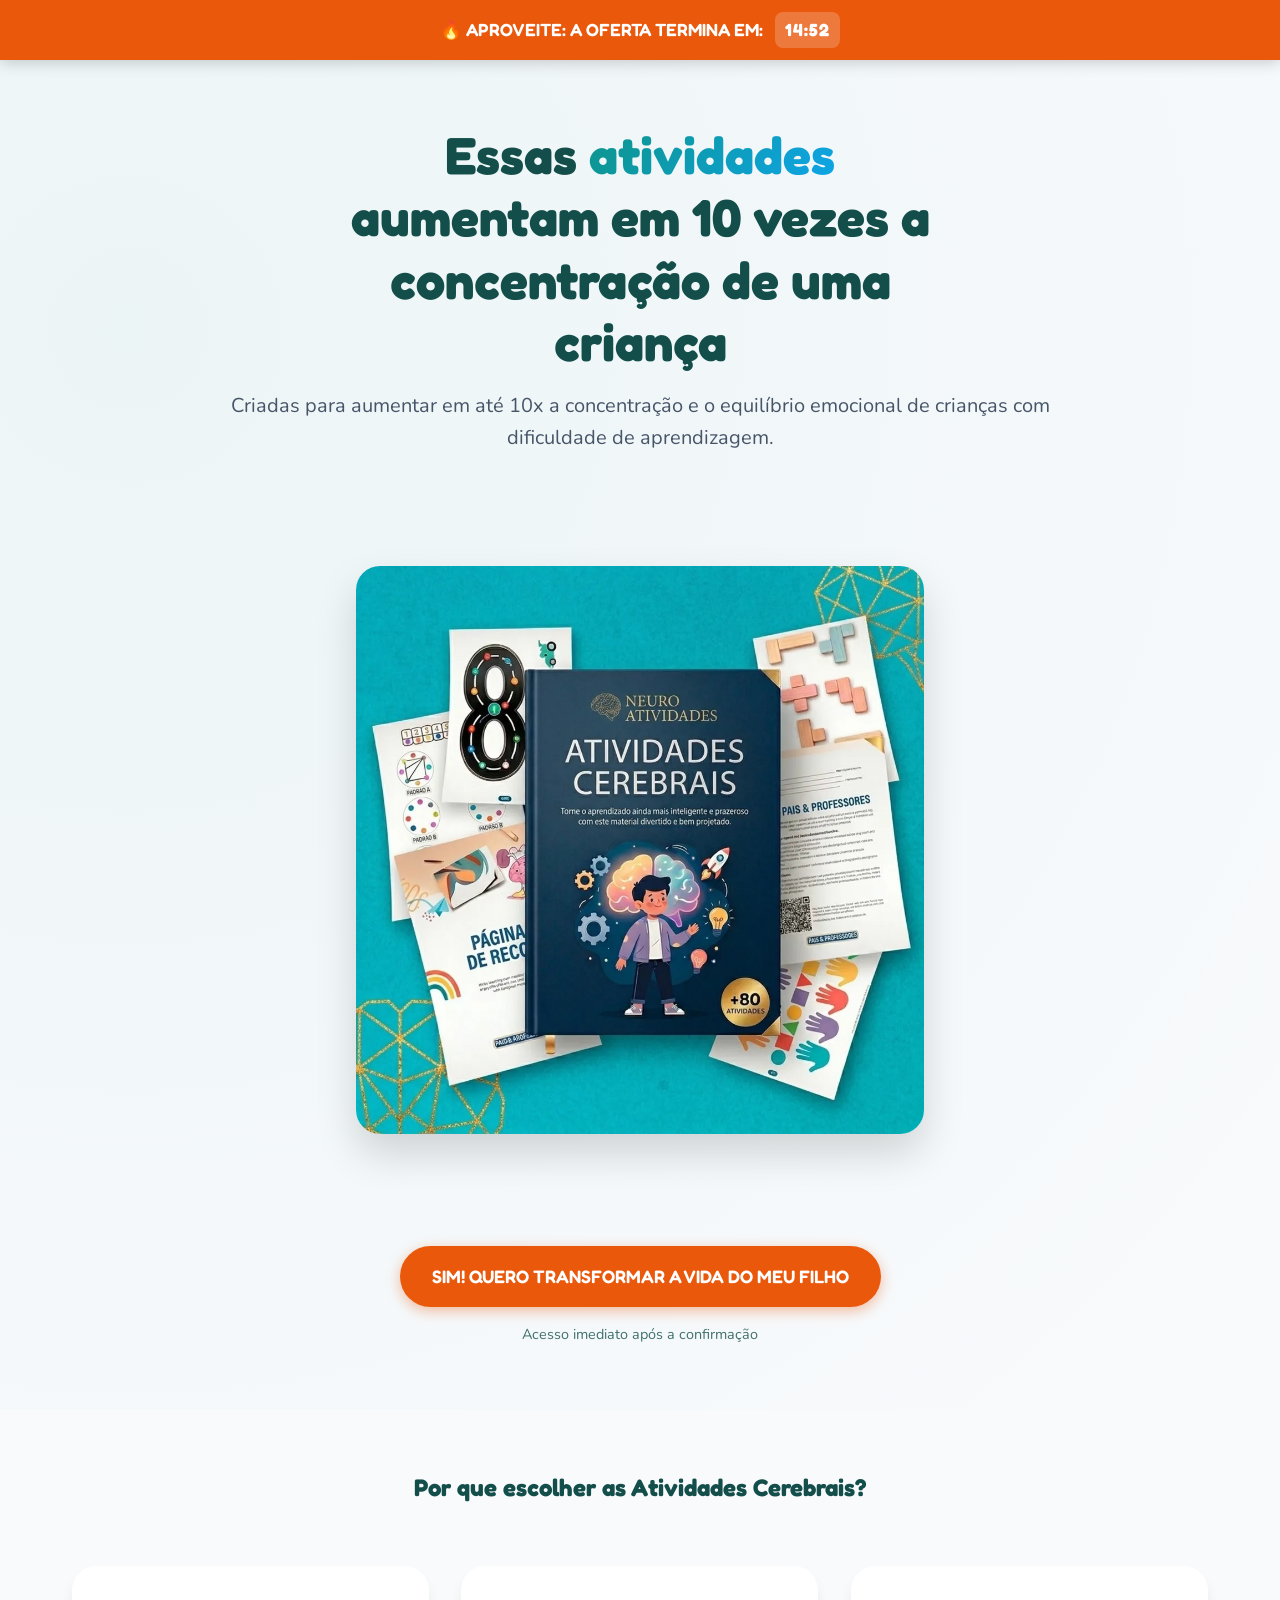
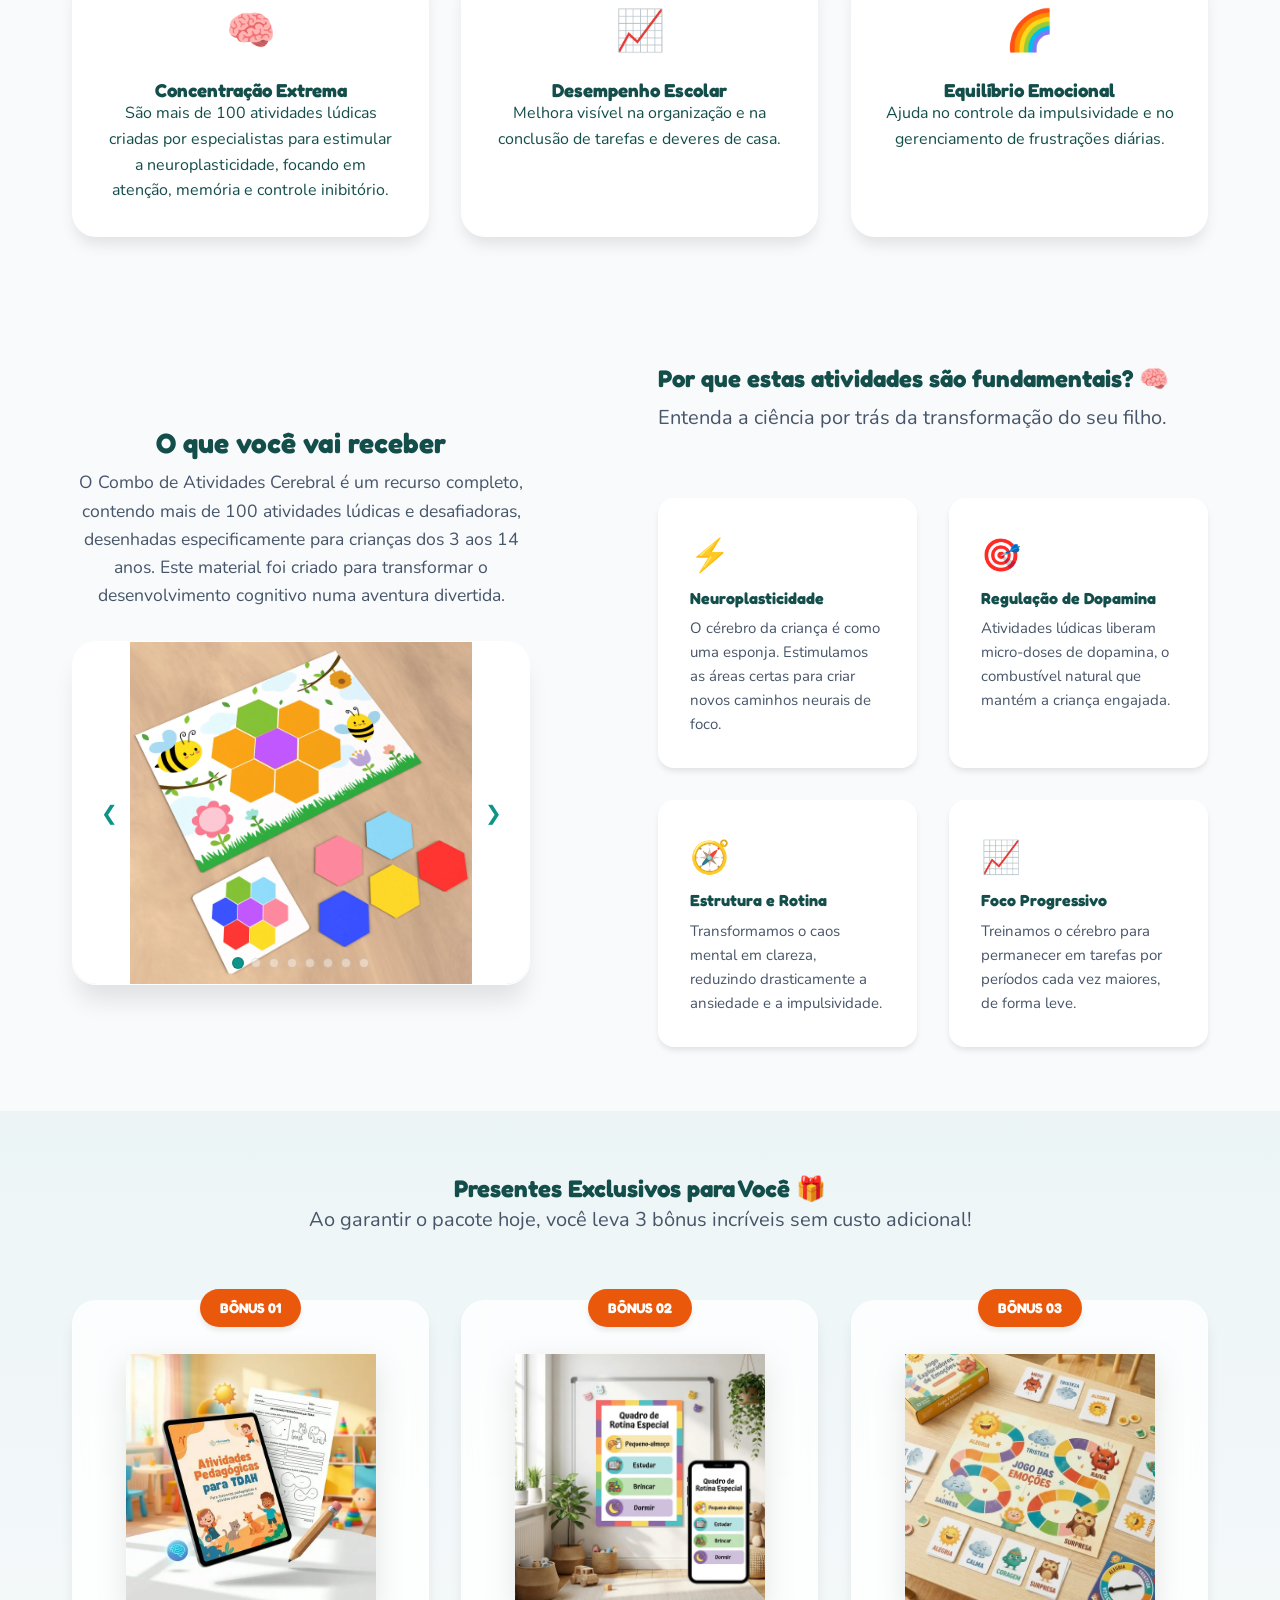
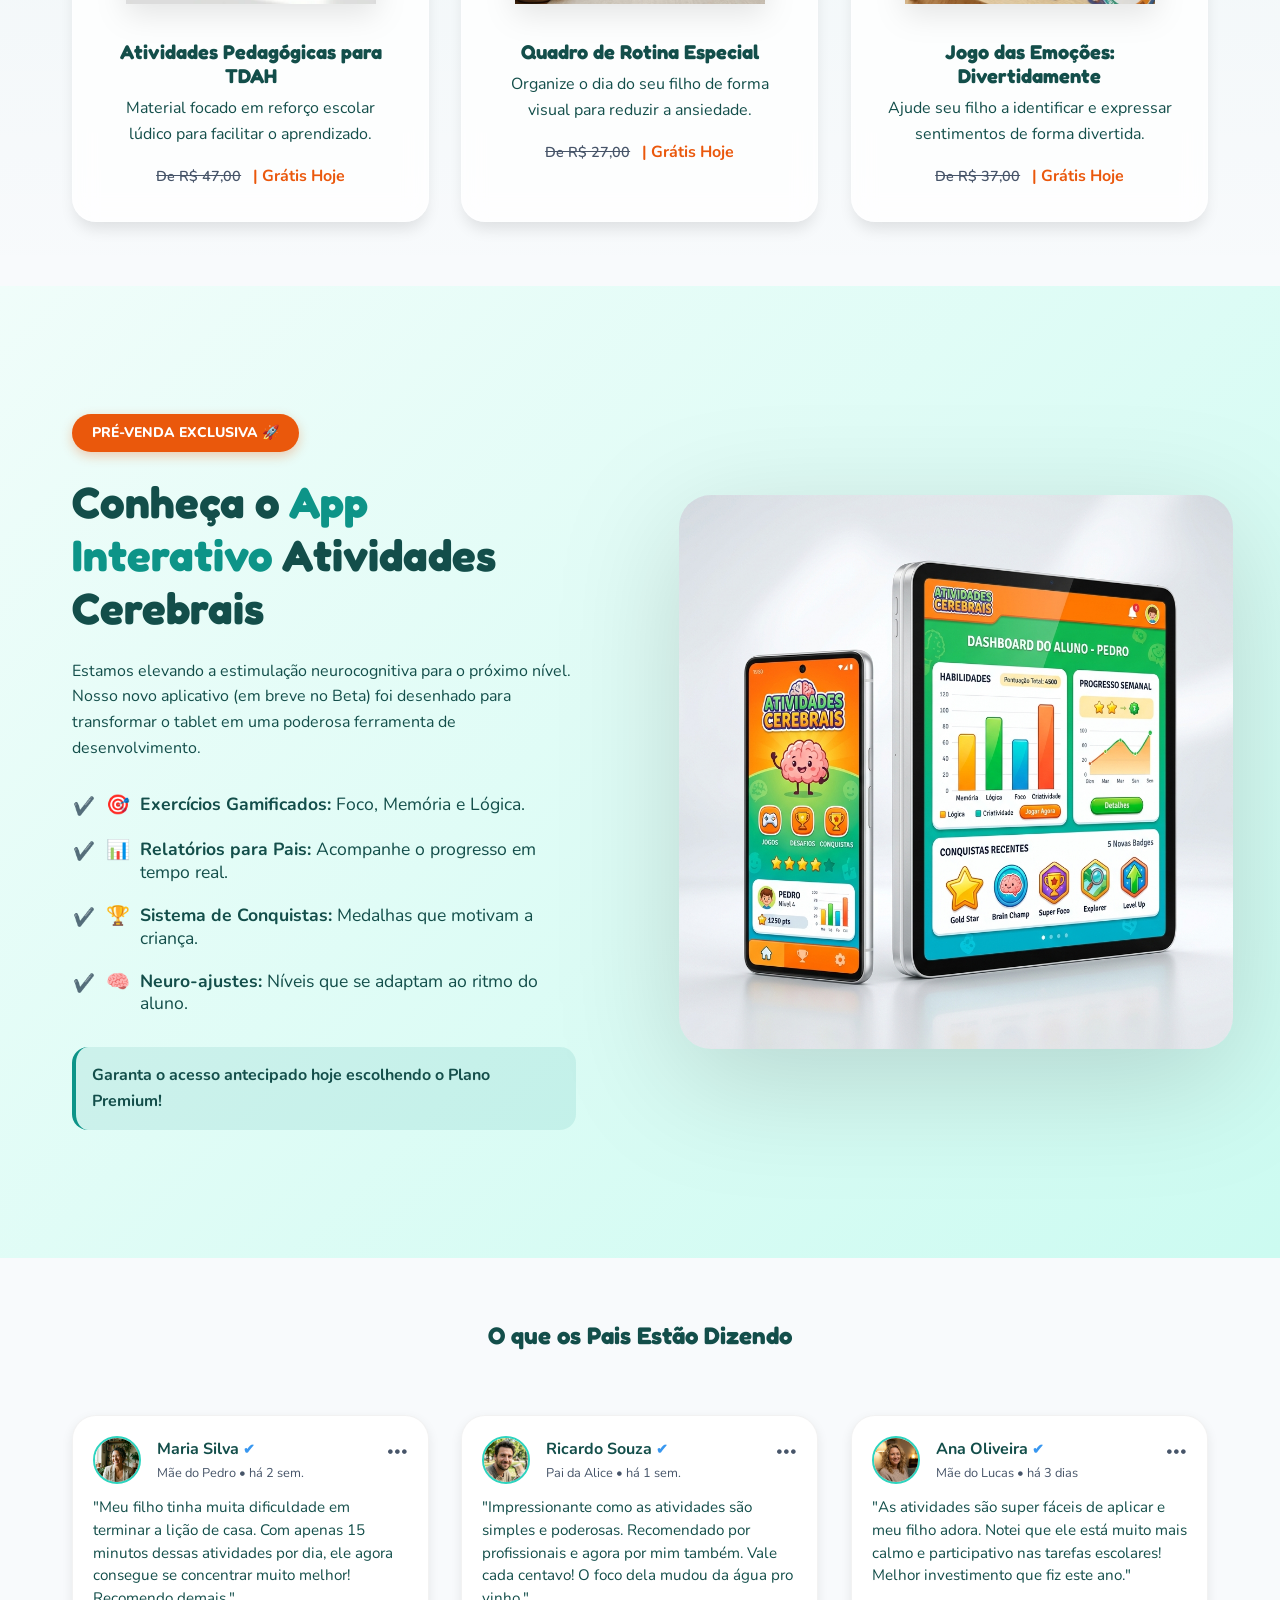
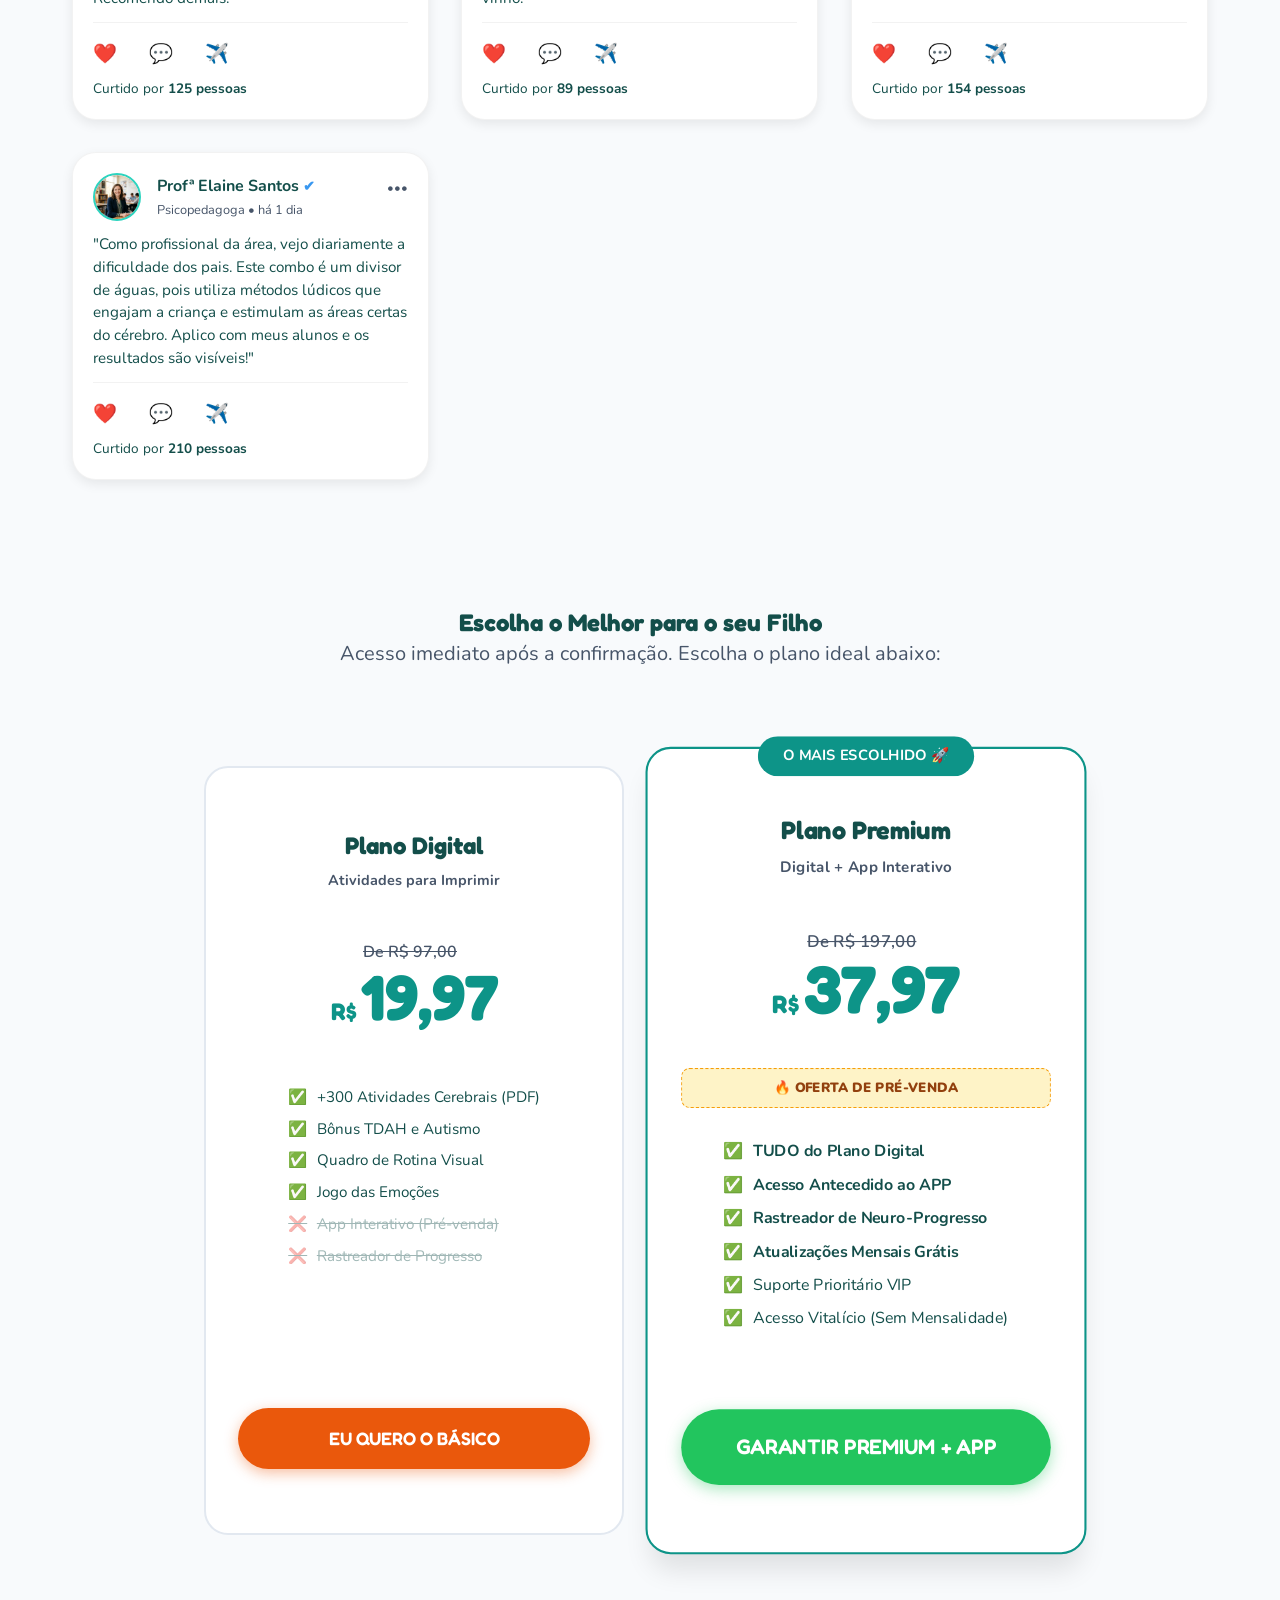
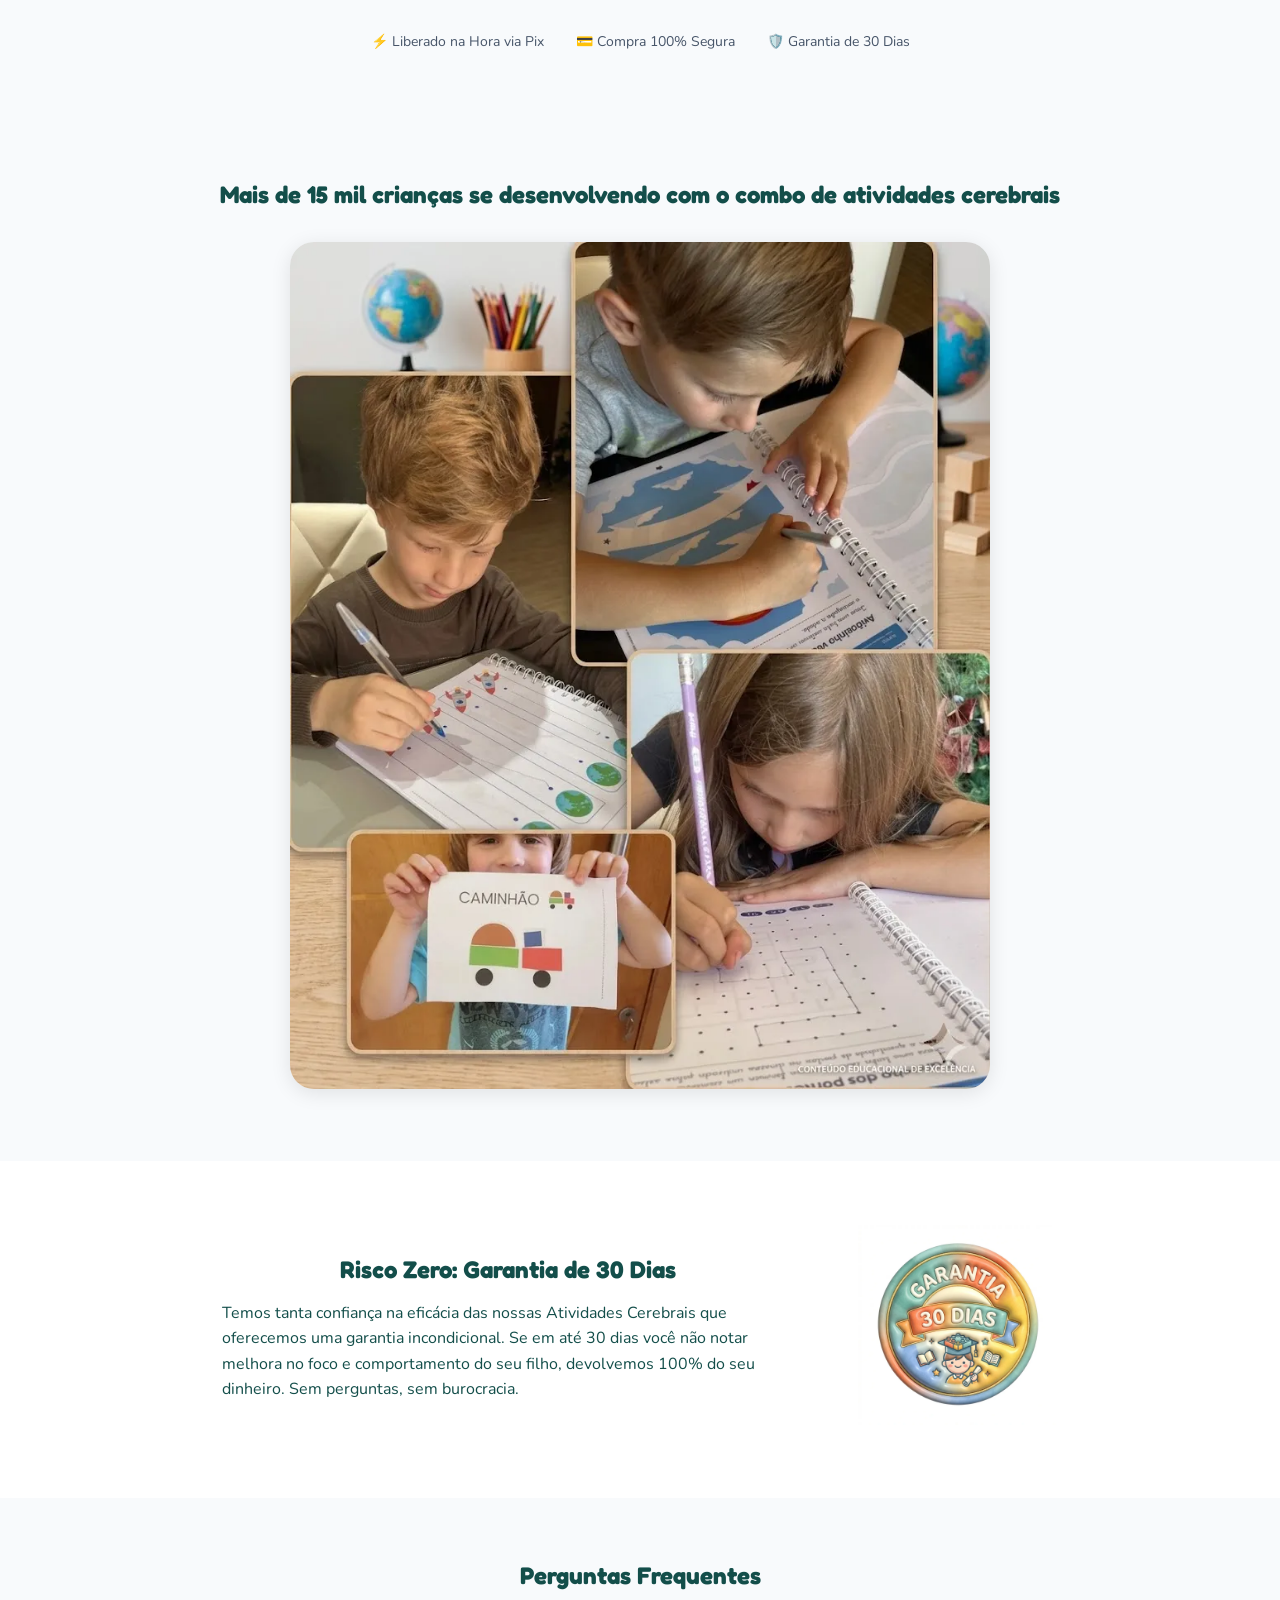
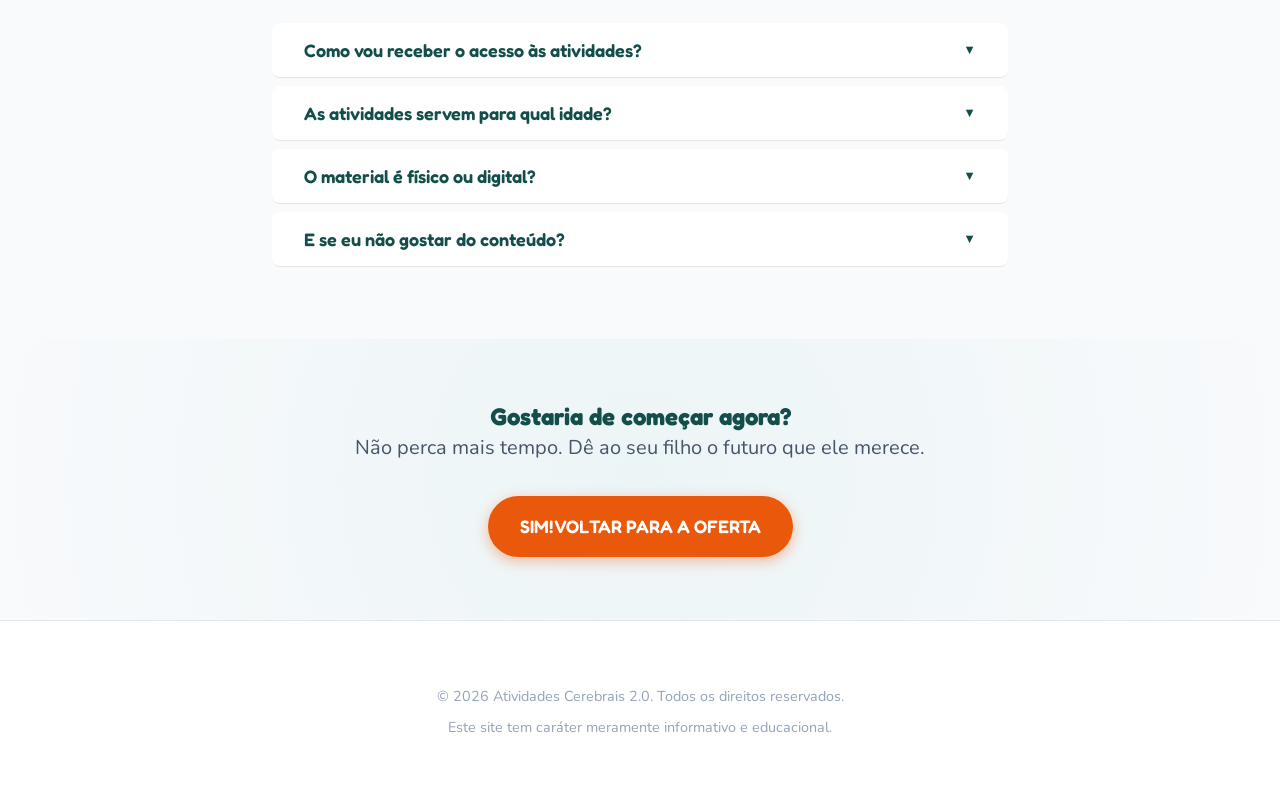
<file: neuro_b/index.html>
<!DOCTYPE html>
<html lang="pt-BR">

<head>
    <meta charset="UTF-8">
    <meta name="viewport" content="width=device-width, initial-scale=1.0">
    <title>Atividades Cerebrais 2.0 - Potencialize o Foco do seu Filho</title>
    <link rel="icon" type="image/webp" href="assets/favicon.webp">
    <meta name="description"
        content="Descubra mais de 100 atividades cerebrais desenhadas para aumentar a concentração, foco e organização das crianças de forma divertida e eficaz.">
    <link rel="stylesheet" href="style.css">
    <!-- Meta Pixel Code -->
    <script>
        !function (f, b, e, v, n, t, s) {
            if (f.fbq) return; n = f.fbq = function () {
                n.callMethod ?
                    n.callMethod.apply(n, arguments) : n.queue.push(arguments)
            };
            if (!f._fbq) f._fbq = n; n.push = n; n.loaded = !0; n.version = '2.0';
            n.queue = []; t = b.createElement(e); t.async = !0;
            t.src = v; s = b.getElementsByTagName(e)[0];
            s.parentNode.insertBefore(t, s)
        }(window, document, 'script',
            'https://connect.facebook.net/en_US/fbevents.js');
        fbq('init', '989077889145785');
        fbq('track', 'PageView');
    </script>
    <noscript>
        <img height="1" width="1" style="display:none"
            src="https://www.facebook.com/tr?id=989077889145785&ev=PageView&noscript=1" />
    </noscript>
    <!-- End Meta Pixel Code -->
    <script src="https://cdn.utmify.com.br/scripts/utms/latest.js" data-utmify-prevent-xcod-sck
        data-utmify-prevent-subids async defer></script>
</head>

<body>

    <!-- Countdown Timer Bar -->
    <div class="timer-bar">
        <div class="container">
            <div class="timer-content">
                <span>🔥 APROVEITE: A OFERTA TERMINA EM:</span>
                <span id="countdown-timer" class="timer-numbers">15:00</span>
            </div>
        </div>
    </div>

    <!-- Hero Section -->
    <header class="section hero">
        <div class="container grid-hero">
            <div class="hero-content reveal">
                <h1>Essas <span class="text-gradient">atividades</span> aumentam em 10 vezes a concentração de uma criança</h1>
                <p class="lead">Criadas para aumentar em até 10x a concentração e o equilíbrio emocional de crianças com dificuldade de aprendizagem.</p>
            </div>
            <div class="hero-visual reveal delayed">
                <div class="visual-wrapper">
                    <img src="./assets/hero_main.webp" alt="Neuro-Jogos para TDAH" class="hero-img">
                </div>
            </div>
            <div class="hero-cta reveal">
                <div class="cta-group">
                    <a href="#oferta" class="btn btn-primary">SIM!
                        QUERO TRANSFORMAR A VIDA DO MEU FILHO</a>
                    <p class="small-info">Acesso imediato após a confirmação</p>
                </div>
            </div>
        </div>
    </header>

    <!-- Benefits Section -->
    <section id="beneficios" class="section bg-alt">
        <div class="container text-center">
            <h2 class="reveal">Por que escolher as Atividades Cerebrais?</h2>
            <div class="benefits-grid">
                <div class="benefit-card glass reveal">
                    <div class="icon">🧠</div>
                    <h3>Concentração Extrema</h3>
                    <p>São mais de 100 atividades lúdicas criadas por especialistas para estimular a neuroplasticidade, focando
                        em atenção, memória e controle inibitório.</p>
                </div>
                <div class="benefit-card glass reveal">
                    <div class="icon">📈</div>
                    <h3>Desempenho Escolar</h3>
                    <p>Melhora visível na organização e na conclusão de tarefas e deveres de casa.</p>
                </div>
                <div class="benefit-card glass reveal">
                    <div class="icon">🌈</div>
                    <h3>Equilíbrio Emocional</h3>
                    <p>Ajuda no controle da impulsividade e no gerenciamento de frustrações diárias.</p>
                </div>
            </div>
        </div>
    </section>

    <!-- Foundation Section -->
    <section id="fundamentos" class="section">
        <div class="container grid-foundation reveal">
            <div class="foundation-image">
                <div class="carousel-header">
                    <h3>O que você vai receber</h3>
                    <p>O Combo de Atividades Cerebral é um recurso completo, contendo mais de 100 atividades lúdicas e desafiadoras, desenhadas especificamente para crianças dos 3 aos 14 anos. Este material foi criado para transformar o desenvolvimento cognitivo numa aventura divertida.</p>
                </div>
                <div class="carousel-container glass">
                    <div class="carousel-track">
                        <img src="./assets/carousel_1.webp" class="carousel-slide active" alt="Atividade 1">
                        <img src="./assets/carousel_2.webp" class="carousel-slide" alt="Atividade 2">
                        <img src="./assets/carousel_3.webp" class="carousel-slide" alt="Atividade 3">
                        <img src="./assets/carousel_4.webp" class="carousel-slide" alt="Atividade 4">
                        <img src="./assets/carousel_5.webp" class="carousel-slide" alt="Atividade 5">
                        <img src="./assets/carousel_6.webp" class="carousel-slide" alt="Atividade 6">
                        <img src="./assets/carousel_7.webp" class="carousel-slide" alt="Atividade 7">
                        <img src="./assets/carousel_8.webp" class="carousel-slide" alt="Atividade 8">
                    </div>
                    <div class="carousel-nav">
                        <button class="carousel-prev" aria-label="Anterior">❮</button>
                        <button class="carousel-next" aria-label="Próximo">❯</button>
                    </div>
                    <div class="carousel-dots"></div>
                </div>
            </div>
            <div class="foundation-content">
                <h2>Por que estas atividades são fundamentais? 🧠</h2>
                <p class="lead">Entenda a ciência por trás da transformação do seu filho.</p>
                <div class="foundation-grid">
                    <div class="foundation-item">
                        <div class="icon">⚡</div>
                        <h4>Neuroplasticidade</h4>
                        <p>O cérebro da criança é como uma esponja. Estimulamos as áreas certas para criar novos
                            caminhos neurais de foco.</p>
                    </div>
                    <div class="foundation-item">
                        <div class="icon">🎯</div>
                        <h4>Regulação de Dopamina</h4>
                        <p>Atividades lúdicas liberam micro-doses de dopamina, o combustível natural que mantém a
                            criança engajada.</p>
                    </div>
                    <div class="foundation-item">
                        <div class="icon">🧭</div>
                        <h4>Estrutura e Rotina</h4>
                        <p>Transformamos o caos mental em clareza, reduzindo drasticamente a ansiedade e a
                            impulsividade.</p>
                    </div>
                    <div class="foundation-item">
                        <div class="icon">📈</div>
                        <h4>Foco Progressivo</h4>
                        <p>Treinamos o cérebro para permanecer em tarefas por períodos cada vez maiores, de forma leve.
                        </p>
                    </div>
                </div>
            </div>
        </div>
    </section>

    <!-- Bonus Section -->
    <section id="bonus" class="section bonus">
        <div class="container text-center">
            <h2 class="reveal">Presentes Exclusivos para Você 🎁</h2>
            <p class="lead reveal">Ao garantir o pacote hoje, você leva 3 bônus incríveis sem custo adicional!</p>
            <div class="bonus-grid">
                <div class="bonus-card glass reveal">
                    <span class="bonus-badge">BÔNUS 01</span>
                    <div class="bonus-img">
                        <img src="./assets/bonus_1.webp" alt="Bônus 01">
                    </div>
                    <h3>Atividades Pedagógicas para TDAH</h3>
                    <p>Material focado em reforço escolar lúdico para facilitar o aprendizado.</p>
                    <div class="bonus-pricing">
                        <span class="old-price">De R$ 47,00</span>
                        <span class="free-today">| Grátis Hoje</span>
                    </div>
                </div>
                <div class="bonus-card glass reveal">
                    <span class="bonus-badge">BÔNUS 02</span>
                    <div class="bonus-img">
                        <img src="./assets/bonus_2.webp" alt="Bônus 02">
                    </div>
                    <h3>Quadro de Rotina Especial</h3>
                    <p>Organize o dia do seu filho de forma visual para reduzir a ansiedade.</p>
                    <div class="bonus-pricing">
                        <span class="old-price">De R$ 27,00</span>
                        <span class="free-today">| Grátis Hoje</span>
                    </div>
                </div>
                <div class="bonus-card glass reveal">
                    <span class="bonus-badge">BÔNUS 03</span>
                    <div class="bonus-img">
                        <img src="./assets/bonus_3.webp" alt="Bônus 03">
                    </div>
                    <h3>Jogo das Emoções: Divertidamente</h3>
                    <p>Ajude seu filho a identificar e expressar sentimentos de forma divertida.</p>
                    <div class="bonus-pricing">
                        <span class="old-price">De R$ 37,00</span>
                        <span class="free-today">| Grátis Hoje</span>
                    </div>
                </div>
            </div>
        </div>
    </section>
    
    <!-- App Preview Section (NEW) -->
    <section id="premium-app" class="section app-preview">
        <div class="container">
            <div class="app-content-grid">
                <div class="app-text reveal">
                    <span class="app-badge">PRÉ-VENDA EXCLUSIVA 🚀</span>
                    <h2>Conheça o <span>App Interativo</span> Atividades Cerebrais</h2>
                    <p>Estamos elevando a estimulação neurocognitiva para o próximo nível. Nosso novo aplicativo (em breve no Beta) foi desenhado para transformar o tablet em uma poderosa ferramenta de desenvolvimento.</p>
                    <ul class="app-features">
                        <li><span class="feat-emoji">🎯</span> <div class="feat-content"><b>Exercícios Gamificados:</b> Foco, Memória e Lógica.</div></li>
                        <li><span class="feat-emoji">📊</span> <div class="feat-content"><b>Relatórios para Pais:</b> Acompanhe o progresso em tempo real.</div></li>
                        <li><span class="feat-emoji">🏆</span> <div class="feat-content"><b>Sistema de Conquistas:</b> Medalhas que motivam a criança.</div></li>
                        <li><span class="feat-emoji">🧠</span> <div class="feat-content"><b>Neuro-ajustes:</b> Níveis que se adaptam ao ritmo do aluno.</div></li>
                    </ul>
                    <p class="app-hint hide-mobile">Garanta o acesso antecipado hoje escolhendo o <b>Plano Premium</b>!</p>
                </div>
                <div class="app-mockup reveal">
                    <img src="./mockup-app-premium.png" alt="Mockup App Atividades Cerebrais" class="floating">
                    <p class="app-hint show-mobile">Garanta o acesso antecipado hoje escolhendo o <b>Plano Premium</b>!</p>
                </div>
            </div>
        </div>
    </section>

    <!-- Testimonials Section -->
    <section id="depoimentos" class="section">
        <div class="container text-center">
            <h2 class="reveal">O que os Pais Estão Dizendo</h2>
                <div class="testimonials-grid">
                    <!-- Depoimento 1 -->
                    <div class="social-card reveal">
                        <div class="social-header">
                            <img src="./assets/parent_1.webp" alt="Maria Silva" class="social-avatar">
                            <div class="social-meta">
                                <p class="social-name">Maria Silva <span class="verified-badge">✔</span></p>
                                <p class="social-context">Mãe do Pedro • há 2 sem.</p>
                            </div>
                            <span class="social-more">•••</span>
                        </div>
                        <div class="social-body">
                            <p>"Meu filho tinha muita dificuldade em terminar a lição de casa. Com apenas 15 minutos dessas atividades por dia, ele agora consegue se concentrar muito melhor! Recomendo demais."</p>
                        </div>
                        <div class="social-footer">
                            <div class="social-actions">
                                <span>❤️</span>
                                <span>💬</span>
                                <span>✈️</span>
                            </div>
                            <p class="social-likes">Curtido por <strong>125 pessoas</strong></p>
                        </div>
                    </div>

                    <!-- Depoimento 2 -->
                    <div class="social-card reveal">
                        <div class="social-header">
                            <img src="./assets/parent_2.webp" alt="Ricardo Souza" class="social-avatar">
                            <div class="social-meta">
                                <p class="social-name">Ricardo Souza <span class="verified-badge">✔</span></p>
                                <p class="social-context">Pai da Alice • há 1 sem.</p>
                            </div>
                            <span class="social-more">•••</span>
                        </div>
                        <div class="social-body">
                            <p>"Impressionante como as atividades são simples e poderosas. Recomendado por profissionais e agora por mim também. Vale cada centavo! O foco dela mudou da água pro vinho."</p>
                        </div>
                        <div class="social-footer">
                            <div class="social-actions">
                                <span>❤️</span>
                                <span>💬</span>
                                <span>✈️</span>
                            </div>
                            <p class="social-likes">Curtido por <strong>89 pessoas</strong></p>
                        </div>
                    </div>

                    <!-- Depoimento 3 -->
                    <div class="social-card reveal">
                        <div class="social-header">
                            <img src="./assets/parent_3.webp" alt="Ana Oliveira" class="social-avatar">
                            <div class="social-meta">
                                <p class="social-name">Ana Oliveira <span class="verified-badge">✔</span></p>
                                <p class="social-context">Mãe do Lucas • há 3 dias</p>
                            </div>
                            <span class="social-more">•••</span>
                        </div>
                        <div class="social-body">
                            <p>"As atividades são super fáceis de aplicar e meu filho adora. Notei que ele está muito mais calmo e participativo nas tarefas escolares! Melhor investimento que fiz este ano."</p>
                        </div>
                        <div class="social-footer">
                            <div class="social-actions">
                                <span>❤️</span>
                                <span>💬</span>
                                <span>✈️</span>
                            </div>
                            <p class="social-likes">Curtido por <strong>154 pessoas</strong></p>
                        </div>
                    </div>

                    <!-- Depoimento 4 (Professora) -->
                    <div class="social-card reveal">
                        <div class="social-header">
                            <img src="./assets/teacher_avatar.webp" alt="Profª Elaine Santos" class="social-avatar">
                            <div class="social-meta">
                                <p class="social-name">Profª Elaine Santos <span class="verified-badge">✔</span></p>
                                <p class="social-context">Psicopedagoga • há 1 dia</p>
                            </div>
                            <span class="social-more">•••</span>
                        </div>
                        <div class="social-body">
                            <p>"Como profissional da área, vejo diariamente a dificuldade dos pais. Este combo é um divisor de águas, pois utiliza métodos lúdicos que engajam a criança e estimulam as áreas certas do cérebro. Aplico com meus alunos e os resultados são visíveis!"</p>
                        </div>
                        <div class="social-footer">
                            <div class="social-actions">
                                <span>❤️</span>
                                <span>💬</span>
                                <span>✈️</span>
                            </div>
                            <p class="social-likes">Curtido por <strong>210 pessoas</strong></p>
                        </div>
                    </div>
                </div>
        </div>
    </section>

    <!-- CTA Final Section -->
    <section id="oferta" class="section offer">
        <div class="container text-center reveal">
            <h2 class="reveal">Escolha o Melhor para o seu Filho</h2>
            <p class="lead reveal">Acesso imediato após a confirmação. Escolha o plano ideal abaixo:</p>

            <div class="offer-box reveal">
                <div class="plans-grid">
                    <!-- Plano Básico -->
                    <div class="plan-card">
                        <h3 class="plan-name">Plano Digital</h3>
                        <p class="plan-desc">Atividades para Imprimir</p>
                        <div class="plan-price">
                            <span class="old-price">De R$ 97,00</span>
                            <div class="main-price">
                                <span class="currency">R$</span>
                                <span class="value">19,97</span>
                            </div>
                        </div>
                        <ul class="plan-features">
                            <li><span class="check">✅</span> +300 Atividades Cerebrais (PDF)</li>
                            <li><span class="check">✅</span> Bônus TDAH e Autismo</li>
                            <li><span class="check">✅</span> Quadro de Rotina Visual</li>
                            <li><span class="check">✅</span> Jogo das Emoções</li>
                            <li class="off"><span class="check">❌</span> App Interativo (Pré-venda)</li>
                            <li class="off"><span class="check">❌</span> Rastreador de Progresso</li>
                        </ul>
                        <a href="https://checkout.payt.com.br/090a514dbba1813aea199ed6a97441ad" class="btn btn-primary">EU QUERO O BÁSICO</a>
                    </div>

                    <!-- Plano Premium -->
                    <div class="plan-card featured">
                        <span class="plan-badge">O MAIS ESCOLHIDO 🚀</span>
                        <h3 class="plan-name">Plano Premium</h3>
                        <p class="plan-desc">Digital + App Interativo</p>
                        <div class="plan-price">
                            <span class="old-price">De R$ 197,00</span>
                            <div class="main-price">
                                <span class="currency">R$</span>
                                <span class="value">37,97</span>
                            </div>
                        </div>
                        <div class="pre-sale-tag">🔥 OFERTA DE PRÉ-VENDA</div>
                        <ul class="plan-features">
                            <li><span class="check">✅</span> <strong>TUDO do Plano Digital</strong></li>
                            <li><span class="check">✅</span> <strong>Acesso Antecedido ao APP</strong></li>
                            <li><span class="check">✅</span> <strong>Rastreador de Neuro-Progresso</strong></li>
                            <li><span class="check">✅</span> <strong>Atualizações Mensais Grátis</strong></li>
                            <li><span class="check">✅</span> Suporte Prioritário VIP</li>
                            <li><span class="check">✅</span> Acesso Vitalício (Sem Mensalidade)</li>
                        </ul>
                        <a href="https://checkout.payt.com.br/c7b2c9e154d34106802caf55a7ee5c2f" class="btn btn-success lg pulse">GARANTIR PREMIUM + APP</a>
                    </div>
                </div>

                <div class="trust-icons">
                    <span>⚡ Liberado na Hora via Pix</span>
                    <span>💳 Compra 100% Segura</span>
                    <span>🛡️ Garantia de 30 Dias</span>
                </div>
            </div>
        </div>
    </section>

    <!-- Social Proof Toast -->
    <div id="notification-toast">
        <div class="toast-icon">🔥</div>
        <div class="toast-content" id="toast-message">
            <strong>João P.</strong> acabou de comprar!
        </div>
    </div>

    <!-- Social Proof Kids -->
    <section class="section social-proof-kids bg-alt">
        <div class="container text-center reveal">
            <h2>Mais de 15 mil crianças se desenvolvendo com o combo de atividades cerebrais</h2>
            <div class="social-img-wrapper">
                <img src="./assets/social_proof_kids.webp" alt="Crianças se desenvolvendo" class="social-proof-img">
            </div>
        </div>
    </section>

    <!-- Guarantee Section -->
    <section class="section guarantee">
        <div class="container grid-guarantee reveal">
            <div class="guarantee-text">
                <h2>Risco Zero: Garantia de 30 Dias</h2>
                <p>Temos tanta confiança na eficácia das nossas Atividades Cerebrais que oferecemos uma garantia
                    incondicional. Se em até 30 dias você não notar melhora no foco e comportamento do seu filho,
                    devolvemos 100% do seu dinheiro. Sem perguntas, sem burocracia.</p>
            </div>
            <div class="guarantee-img">
                <img src="./assets/guarantee_badge.webp" alt="Selo de Garantia">
            </div>
        </div>
    </section>

    <!-- FAQ Section -->
    <section id="faq" class="section">
        <div class="container max-md reveal">
            <h2 class="text-center">Perguntas Frequentes</h2>
            <div class="faq-accordion">
                <div class="faq-item">
                    <button class="faq-question">Como vou receber o acesso às atividades? <span
                            class="arrow">▼</span></button>
                    <div class="faq-answer">
                        <p>O acesso é imediato! Assim que seu pagamento for confirmado, você receberá um e-mail com os
                            dados de acesso para baixar todo o material em PDF.</p>
                    </div>
                </div>
                <div class="faq-item">
                    <button class="faq-question">As atividades servem para qual idade? <span
                            class="arrow">▼</span></button>
                    <div class="faq-answer">
                        <p>As atividades foram desenhadas estrategicamente para crianças entre 3 e 14 anos, com
                            diferentes níveis de complexidade para cada fase do desenvolvimento.</p>
                    </div>
                </div>
                <div class="faq-item">
                    <button class="faq-question">O material é físico ou digital? <span class="arrow">▼</span></button>
                    <div class="faq-answer">
                        <p>O material é 100% digital em formato PDF de alta qualidade. Isso permite que você imprima
                            apenas o que for usar e repita as atividades quantas vezes quiser.</p>
                    </div>
                </div>
                <div class="faq-item">
                    <button class="faq-question">E se eu não gostar do conteúdo? <span class="arrow">▼</span></button>
                    <div class="faq-answer">
                        <p>Não se preocupe! Você tem nossa garantia incondicional de 30 dias. Se por qualquer motivo
                            você
                            achar que não é para o seu filho, basta nos enviar um e-mail e devolvemos todo o seu
                            investimento.</p>
                    </div>
                </div>
            </div>
        </div>
    </section>

    <!-- Exit Intent Modal -->
    <div id="exit-intent-modal">
        <div class="modal-content">
            <button class="modal-close" aria-label="Fechar">&times;</button>
            <span class="modal-icon">🎁</span>
            <h2>ESPERE! Temos um presente para você.</h2>
            <p>Não saia agora sem garantir o <strong>desconto especial de 70%</strong> que liberamos para você.</p>
            <a href="desconto.html" class="btn btn-primary">QUERO MEU DESCONTO AGORA</a>
        </div>
    </div>

    <!-- Final Call to Action -->
    <section class="section final-cta">
        <div class="container text-center reveal">
            <h2>Gostaria de começar agora?</h2>
            <p class="lead">Não perca mais tempo. Dê ao seu filho o futuro que ele merece.</p>
            <a href="#oferta" class="btn btn-primary lg">SIM! VOLTAR PARA A OFERTA</a>
        </div>
    </section>

    <footer>
        <div class="container">
            <p>&copy; 2026 Atividades Cerebrais 2.0. Todos os direitos reservados.</p>
            <p>Este site tem caráter meramente informativo e educacional.</p>
        </div>
    </footer>

    <script src="main.js"></script>
</body>

</html>
</file>
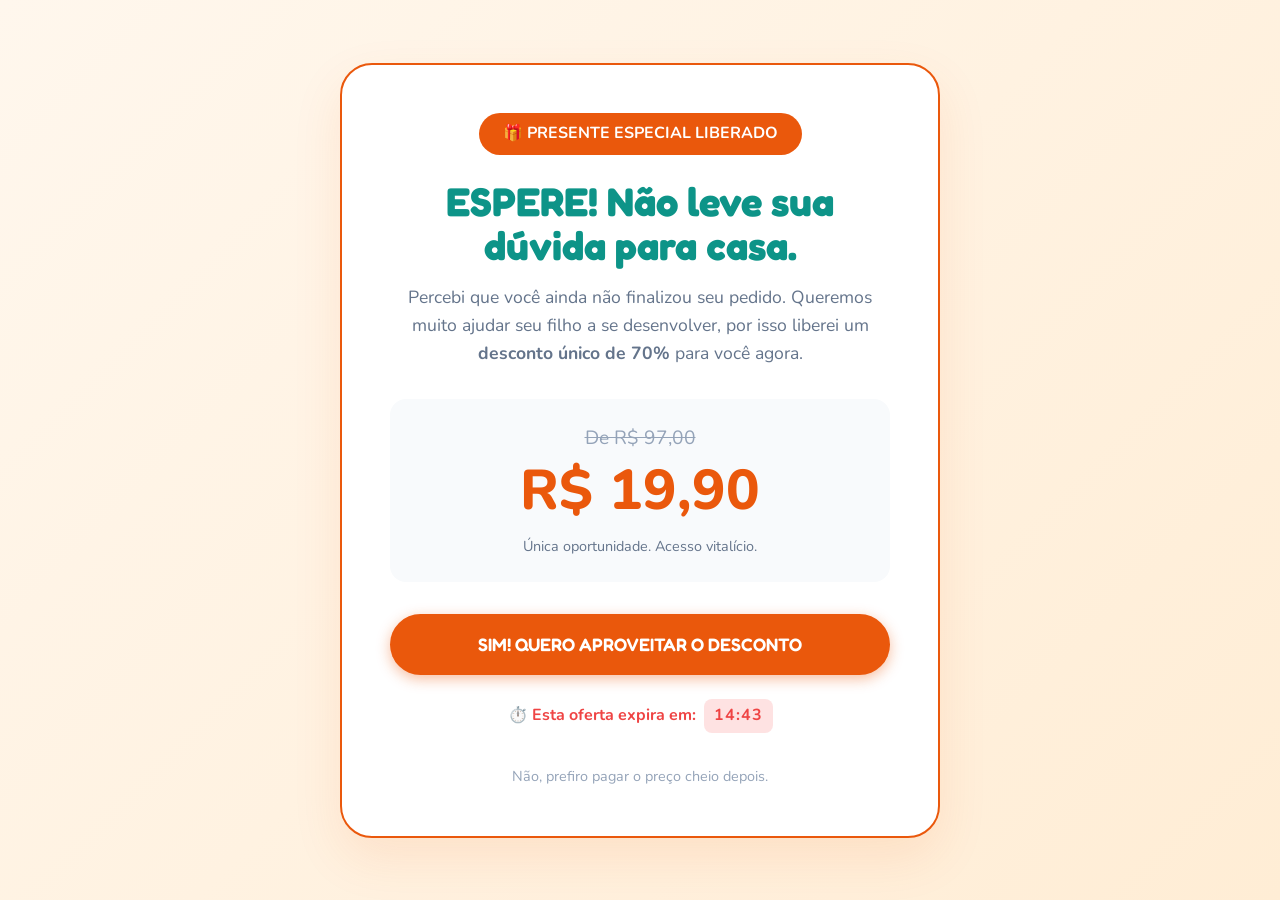
<file: desconto.html>
<!DOCTYPE html>
<html lang="pt-BR">

<head>
    <meta charset="UTF-8">
    <meta name="viewport" content="width=device-width, initial-scale=1.0">
    <title>OFERTA EXCLUSIVA - Atividades Cerebrais 2.0</title>
    <link rel="icon" type="image/webp" href="assets/favicon.webp">
    <link rel="stylesheet" href="style.css">
    <!-- Meta Pixel Code -->
    <script>
        !function (f, b, e, v, n, t, s) {
            if (f.fbq) return; n = f.fbq = function () {
                n.callMethod ?
                    n.callMethod.apply(n, arguments) : n.queue.push(arguments)
            };
            if (!f._fbq) f._fbq = n; n.push = n; n.loaded = !0; n.version = '2.0';
            n.queue = []; t = b.createElement(e); t.async = !0;
            t.src = v; s = b.getElementsByTagName(e)[0];
            s.parentNode.insertBefore(t, s)
        }(window, document, 'script',
            'https://connect.facebook.net/en_US/fbevents.js');
        fbq('init', '1449048196918476');
        fbq('track', 'PageView');
    </script>
    <noscript>
        <img height="1" width="1" style="display:none"
            src="https://www.facebook.com/tr?id=1449048196918476&ev=PageView&noscript=1" />
    </noscript>
    <!-- End Meta Pixel Code -->
    <script src="https://cdn.utmify.com.br/scripts/utms/latest.js" data-utmify-prevent-xcod-sck
        data-utmify-prevent-subids async defer></script>
    <style>
        .discount-container {
            min-height: 100vh;
            display: flex;
            align-items: center;
            justify-content: center;
            background: linear-gradient(135deg, #FFF7ED 0%, #FFEDD5 100%);
            padding: 2rem 1rem;
        }

        .discount-card {
            max-width: 600px;
            width: 100%;
            background: white;
            border-radius: 2rem;
            padding: 3rem;
            text-align: center;
            box-shadow: 0 20px 50px rgba(234, 88, 12, 0.1);
            border: 2px solid var(--cta);
            position: relative;
            overflow: hidden;
        }

        .discount-badge {
            background: var(--cta);
            color: white;
            padding: 0.5rem 1.5rem;
            border-radius: 2rem;
            font-weight: 700;
            display: inline-block;
            margin-bottom: 1.5rem;
            animation: pulse-glow 2s infinite;
        }

        .discount-card h1 {
            color: var(--primary);
            font-size: 2.5rem;
            margin-bottom: 1rem;
            line-height: 1.1;
        }

        .discount-card p {
            font-size: 1.1rem;
            color: #64748b;
            margin-bottom: 2rem;
        }

        .price-discount {
            margin: 2rem 0;
            padding: 1.5rem;
            background: #F8FAFC;
            border-radius: 1rem;
        }

        .old-price-line {
            text-decoration: line-through;
            color: #94a3b8;
            font-size: 1.2rem;
        }

        .new-price-big {
            font-size: 3.5rem;
            font-weight: 800;
            color: var(--cta);
            display: block;
            margin-top: -0.5rem;
        }

        .timer-warning {
            color: #ef4444;
            font-weight: 700;
            margin-top: 1.5rem;
            display: flex;
            align-items: center;
            justify-content: center;
            gap: 8px;
        }

        @media (max-width: 480px) {
            .discount-card {
                padding: 2rem 1.5rem;
            }

            .discount-card h1 {
                font-size: 1.8rem;
            }

            .new-price-big {
                font-size: 2.8rem;
            }
        }
    </style>
</head>

<body>
    <div class="discount-container">
        <div class="discount-card reveal active">
            <span class="discount-badge">🎁 PRESENTE ESPECIAL LIBERADO</span>
            <h1>ESPERE! Não leve sua dúvida para casa.</h1>
            <p>Percebi que você ainda não finalizou seu pedido. Queremos muito ajudar seu filho a se desenvolver, por
                isso liberei um <strong>desconto único de 70%</strong> para você agora.</p>

            <div class="price-discount">
                <span class="old-price-line">De R$ 97,00</span>
                <span class="new-price-big">R$ 19,90</span>
                <p style="margin: 0; font-size: 0.9rem;">Única oportunidade. Acesso vitalício.</p>
            </div>

            <a href="https://lastlink.com/p/CFBC56D19/checkout-payment/" class="btn btn-primary lg"
                style="width: 100%;">SIM! QUERO APROVEITAR O DESCONTO</a>

            <div class="timer-warning">
                <span>⏱️ Esta oferta expira em:</span>
                <span id="countdown-timer" class="timer-numbers"
                    style="background: #fee2e2; color: #ef4444;">15:00</span>
            </div>

            <a href="index.html"
                style="display: block; margin-top: 2rem; color: #94a3b8; text-decoration: none; font-size: 0.9rem;">Não,
                prefiro pagar o preço cheio depois.</a>
        </div>
    </div>

    <script src="main.js"></script>
</body>

</html>
</file>
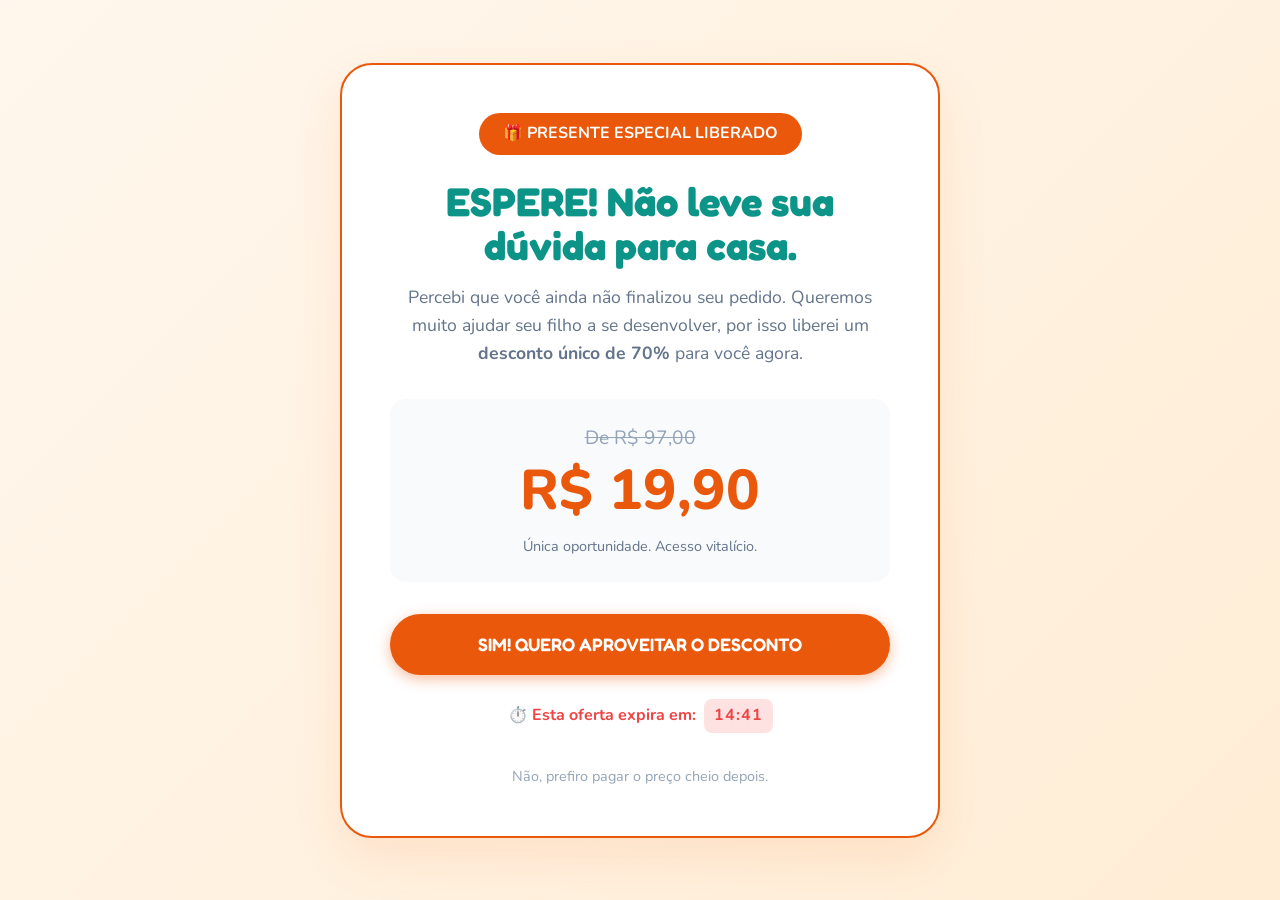
<file: neuro_b/desconto.html>
<!DOCTYPE html>
<html lang="pt-BR">

<head>
    <meta charset="UTF-8">
    <meta name="viewport" content="width=device-width, initial-scale=1.0">
    <title>OFERTA EXCLUSIVA - Atividades Cerebrais 2.0</title>
    <link rel="icon" type="image/webp" href="assets/favicon.webp">
    <link rel="stylesheet" href="style.css">
    <!-- Meta Pixel Code -->
    <script>
        !function (f, b, e, v, n, t, s) {
            if (f.fbq) return; n = f.fbq = function () {
                n.callMethod ?
                    n.callMethod.apply(n, arguments) : n.queue.push(arguments)
            };
            if (!f._fbq) f._fbq = n; n.push = n; n.loaded = !0; n.version = '2.0';
            n.queue = []; t = b.createElement(e); t.async = !0;
            t.src = v; s = b.getElementsByTagName(e)[0];
            s.parentNode.insertBefore(t, s)
        }(window, document, 'script',
            'https://connect.facebook.net/en_US/fbevents.js');
        fbq('init', '989077889145785');
        fbq('track', 'PageView');
    </script>
    <noscript>
        <img height="1" width="1" style="display:none"
            src="https://www.facebook.com/tr?id=989077889145785&ev=PageView&noscript=1" />
    </noscript>
    <!-- End Meta Pixel Code -->
    <script src="https://cdn.utmify.com.br/scripts/utms/latest.js" data-utmify-prevent-xcod-sck
        data-utmify-prevent-subids async defer></script>
    <style>
        .discount-container {
            min-height: 100vh;
            display: flex;
            align-items: center;
            justify-content: center;
            background: linear-gradient(135deg, #FFF7ED 0%, #FFEDD5 100%);
            padding: 2rem 1rem;
        }

        .discount-card {
            max-width: 600px;
            width: 100%;
            background: white;
            border-radius: 2rem;
            padding: 3rem;
            text-align: center;
            box-shadow: 0 20px 50px rgba(234, 88, 12, 0.1);
            border: 2px solid var(--cta);
            position: relative;
            overflow: hidden;
        }

        .discount-badge {
            background: var(--cta);
            color: white;
            padding: 0.5rem 1.5rem;
            border-radius: 2rem;
            font-weight: 700;
            display: inline-block;
            margin-bottom: 1.5rem;
            animation: pulse-glow 2s infinite;
        }

        .discount-card h1 {
            color: var(--primary);
            font-size: 2.5rem;
            margin-bottom: 1rem;
            line-height: 1.1;
        }

        .discount-card p {
            font-size: 1.1rem;
            color: #64748b;
            margin-bottom: 2rem;
        }

        .price-discount {
            margin: 2rem 0;
            padding: 1.5rem;
            background: #F8FAFC;
            border-radius: 1rem;
        }

        .old-price-line {
            text-decoration: line-through;
            color: #94a3b8;
            font-size: 1.2rem;
        }

        .new-price-big {
            font-size: 3.5rem;
            font-weight: 800;
            color: var(--cta);
            display: block;
            margin-top: -0.5rem;
        }

        .timer-warning {
            color: #ef4444;
            font-weight: 700;
            margin-top: 1.5rem;
            display: flex;
            align-items: center;
            justify-content: center;
            gap: 8px;
        }

        @media (max-width: 480px) {
            .discount-card {
                padding: 2rem 1.5rem;
            }

            .discount-card h1 {
                font-size: 1.8rem;
            }

            .new-price-big {
                font-size: 2.8rem;
            }
        }
    </style>
</head>

<body>
    <div class="discount-container">
        <div class="discount-card reveal active">
            <span class="discount-badge">🎁 PRESENTE ESPECIAL LIBERADO</span>
            <h1>ESPERE! Não leve sua dúvida para casa.</h1>
            <p>Percebi que você ainda não finalizou seu pedido. Queremos muito ajudar seu filho a se desenvolver, por
                isso liberei um <strong>desconto único de 70%</strong> para você agora.</p>

            <div class="price-discount">
                <span class="old-price-line">De R$ 97,00</span>
                <span class="new-price-big">R$ 19,90</span>
                <p style="margin: 0; font-size: 0.9rem;">Única oportunidade. Acesso vitalício.</p>
            </div>

            <a href="https://checkout.payt.com.br/f4b8e7bdd25d1dfb3fcf4631e09b4204" class="btn btn-primary lg"
                style="width: 100%;">SIM! QUERO APROVEITAR O DESCONTO</a>

            <div class="timer-warning">
                <span>⏱️ Esta oferta expira em:</span>
                <span id="countdown-timer" class="timer-numbers"
                    style="background: #fee2e2; color: #ef4444;">15:00</span>
            </div>

            <a href="index.html"
                style="display: block; margin-top: 2rem; color: #94a3b8; text-decoration: none; font-size: 0.9rem;">Não,
                prefiro pagar o preço cheio depois.</a>
        </div>
    </div>

    <script src="main.js"></script>
</body>

</html>
</file>
<file: neuro_b/style.css>
@import url('https://fonts.googleapis.com/css2?family=Fredoka:wght@400;500;600;700&family=Nunito:wght@300;400;500;600;700&display=swap');

:root {
    /* Colors - Educational Premium (Teal & Orange) */
    --primary: #0d9488;
    --primary-light: #2dd4bf;
    --primary-dark: #134e4a;
    --secondary: #0ea5e9;
    --cta: #ea580c;
    --cta-hover: #c2410c;
    --bg-main: #f8fafc;
    --bg-card: rgba(255, 255, 255, 0.8);
    --text-main: #134e4a;
    --text-muted: #475569;
    --white: #ffffff;

    /* Gradientes */
    --grad-primary: linear-gradient(135deg, var(--primary), var(--secondary));
    --grad-surface: linear-gradient(180deg, rgba(255, 255, 255, 0) 0%, rgba(255, 255, 255, 1) 100%);

    /* Spacing */
    --space-xs: 0.5rem;
    --space-sm: 1rem;
    --space-md: 2rem;
    --space-lg: 4rem;
    --space-xl: 8rem;

    /* Border Radius */
    --radius-sm: 8px;
    --radius-md: 16px;
    --radius-lg: 24px;
    --radius-full: 9999px;

    /* Shadows */
    --shadow-sm: 0 4px 6px -1px rgba(0, 0, 0, 0.1);
    --shadow-md: 0 10px 15px -3px rgba(0, 0, 0, 0.1);
    --shadow-lg: 0 20px 25px -5px rgba(0, 0, 0, 0.1);
}

* {
    margin: 0;
    padding: 0;
    box-sizing: border-box;
}

html {
    scroll-behavior: smooth;
}

body {
    font-family: 'Nunito', sans-serif;
    background-color: var(--bg-main);
    color: var(--text-main);
    line-height: 1.6;
    overflow-x: hidden;
}

h1,
h2 {
    font-family: 'Fredoka', sans-serif;
    font-weight: 700;
    line-height: 1.2;
    text-align: center;
}

h3,
h4 {
    font-family: 'Fredoka', sans-serif;
    font-weight: 700;
    line-height: 1.2;
}

.text-center {
    text-align: center !important;
}

/* Glassmorphism utility */
.glass {
    background: var(--bg-card);
    backdrop-filter: blur(12px);
    -webkit-backdrop-filter: blur(12px);
    border: 1px solid rgba(255, 255, 255, 0.3);
    box-shadow: var(--shadow-md);
}

@media (max-width: 768px) {
    .glass {
        /* Removing backdrop-filter on mobile for maximum performance */
        backdrop-filter: none;
        -webkit-backdrop-filter: none;
        background: rgba(255, 255, 255, 0.95);
        /* More opaque for readability without blur */
    }
}

/* Layout Utilities */
.container {
    max-width: 1200px;
    margin: 0 auto;
    padding: 0 var(--space-md);
}

.section {
    padding: var(--space-lg) 0;
}

/* Buttons */
.btn {
    display: inline-flex;
    align-items: center;
    justify-content: center;
    padding: 1rem 2rem;
    border-radius: var(--radius-full);
    font-family: 'Fredoka', sans-serif;
    font-weight: 600;
    text-decoration: none;
    transition: all 0.3s cubic-bezier(0.4, 0, 0.2, 1);
    cursor: pointer;
    border: none;
    font-size: 1.125rem;
}

.btn-primary {
    background-color: var(--cta);
    color: var(--white);
    box-shadow: 0 4px 14px 0 rgba(234, 88, 12, 0.39);
    /* Attention grabbing pulse animation */
    animation: pulse-glow 3s infinite ease-in-out;
}

@keyframes pulse-glow {
    0% {
        transform: scale(1);
        box-shadow: 0 4px 14px 0 rgba(234, 88, 12, 0.39);
    }

    50% {
        transform: scale(1.05);
        box-shadow: 0 8px 25px 0 rgba(234, 88, 12, 0.5);
    }

    100% {
        transform: scale(1);
        box-shadow: 0 4px 14px 0 rgba(234, 88, 12, 0.39);
    }
}

.btn-primary:hover {
    background-color: var(--cta-hover);
    transform: translateY(-2px) scale(1.02);
    box-shadow: 0 6px 20px rgba(234, 88, 12, 0.23);
    animation: none;
    /* Pause pulse on hover for better control */
}

.btn-primary:active {
    transform: translateY(0) scale(0.98);
}

.btn-success {
    background-color: #22c55e; /* Emerald 500 */
    color: var(--white);
    box-shadow: 0 4px 14px 0 rgba(34, 197, 94, 0.39);
    animation: pulse-glow-green 3s infinite ease-in-out;
}

@keyframes pulse-glow-green {
    0% {
        transform: scale(1);
        box-shadow: 0 4px 14px 0 rgba(34, 197, 94, 0.39);
    }

    50% {
        transform: scale(1.05);
        box-shadow: 0 8px 25px 0 rgba(34, 197, 94, 0.5);
    }

    100% {
        transform: scale(1);
        box-shadow: 0 4px 14px 0 rgba(34, 197, 94, 0.39);
    }
}

.btn-success:hover {
    background-color: #16a34a; /* Emerald 600 */
    transform: translateY(-2px) scale(1.02);
    box-shadow: 0 6px 20px rgba(34, 197, 94, 0.23);
    animation: none;
}

.btn-success:active {
    transform: translateY(0) scale(0.98);
}

/* Animation Base */
.reveal {
    opacity: 0;
    transform: translateY(20px);
    /* Reduced movement for smoother feel on mobile */
    transition: opacity 0.6s ease-out, transform 0.6s ease-out;
    /* Targeted properties + shorter duration */
    will-change: opacity, transform;
}

.reveal.active {
    opacity: 1;
    transform: translateY(0);
}

@media (max-width: 768px) {
    .reveal {
        transition-duration: 0.4s;
        /* Even faster on mobile */
    }
}

@media (max-width: 768px) {
    :root {
        --space-lg: 3rem;
    }

    .btn {
        width: 100%;
        padding: 1.25rem;
    }
}

/* Hero Section */
.hero {
    min-height: 80vh;
    display: flex;
    align-items: center;
    background: radial-gradient(circle at 10% 20%, rgba(13, 148, 136, 0.05) 0%, rgba(255, 255, 255, 0) 90%);
}

.grid-hero {
    display: flex;
    flex-direction: column;
    align-items: center;
    text-align: center;
    gap: var(--space-lg);
    max-width: 900px;
    margin: 0 auto;
}

.hero-content {
    text-align: center;
    display: flex;
    flex-direction: column;
    align-items: center;
}

.hero-visual {
    max-width: 600px;
    width: 100%;
}

.hero-cta {
    display: flex;
    justify-content: center;
    width: 100%;
    margin-top: 2rem;
}

.cta-group {
    display: flex;
    flex-direction: column;
    align-items: center;
    gap: 1rem;
}

.small-info {
    font-size: 0.9rem;
    color: var(--text-dark);
    opacity: 0.8;
}

.badge {
    display: inline-block;
    padding: 0.5rem 1rem;
    background: var(--primary-light);
    color: var(--primary-dark);
    font-size: 0.875rem;
    font-weight: 700;
    border-radius: var(--radius-full);
    margin-bottom: var(--space-sm);
    text-transform: uppercase;
    letter-spacing: 0.05em;
}

.text-gradient {
    background: var(--grad-primary);
    -webkit-background-clip: text;
    -webkit-text-fill-color: transparent;
    background-clip: text;
}

.hero h1 {
    font-size: clamp(2rem, 5vw, 3.25rem);
    line-height: 1.2;
    max-width: 22ch;
    margin: 0 auto var(--space-sm) auto;
}

.lead {
    font-size: 1.25rem;
    color: var(--text-muted);
    margin-bottom: var(--space-md);
}

.hero-img {
    width: 100%;
    height: auto;
    border-radius: 24px;
    box-shadow: 0 20px 40px rgba(0,0,0,0.15);
    display: block;
    /* Smooth floating animation */
    animation: floating 6s ease-in-out infinite;
}

.visual-wrapper {
    padding: var(--space-sm);
    position: relative;
}

@keyframes floating {
    0% {
        transform: translateY(0px) rotate(0deg);
    }

    50% {
        transform: translateY(-15px) rotate(1deg);
    }

    100% {
        transform: translateY(0px) rotate(0deg);
    }
}

/* Benefits Grid */
.benefits-grid {
    display: grid;
    grid-template-columns: repeat(auto-fit, minmax(300px, 1fr));
    gap: var(--space-md);
    margin-top: var(--space-lg);
}

.benefit-card {
    padding: var(--space-md);
    text-align: center;
    transition: transform 0.3s ease;
    display: flex;
    flex-direction: column;
    align-items: center;
    border-radius: var(--radius-lg);
    background: white;
}

.benefit-card:hover {
    transform: translateY(-10px);
}

.benefit-card .icon {
    font-size: 2.5rem;
    margin-bottom: var(--space-sm);
}

/* Offer Section */
.offer-box {
    width: 100%;
    display: flex;
    flex-direction: column;
    gap: var(--space-lg);
}

@media (max-width: 768px) {
    .offer-box {
        padding: 0;
    }
}

.offer-list {
    list-style: none;
    margin: var(--space-md) 0;
    display: flex;
    flex-direction: column;
    gap: var(--space-xs);
    text-align: left;
    display: inline-block;
}

.offer-list li {
    font-size: 1.125rem;
    color: var(--text-main);
    display: flex;
    align-items: center;
    gap: var(--space-xs);
    margin-bottom: 0.5rem;
}

.offer-list li .check {
    color: var(--primary);
    font-weight: bold;
}

.price-tag {
    margin: var(--space-md) 0;
    display: flex;
    flex-direction: column;
    align-items: center;
    gap: var(--space-xs);
}

.old-price {
    text-decoration: line-through;
    color: #ef4444;
    /* Vibrant Red */
    font-size: 1.25rem;
    font-weight: 600;
}

.main-price {
    display: flex;
    align-items: baseline;
    gap: 0.25rem;
    color: var(--primary);
}

.currency {
    font-size: 1.5rem;
    font-weight: 700;
    font-family: 'Fredoka', sans-serif;
}

.value {
    font-size: 4rem;
    font-weight: 800;
    line-height: 1;
    font-family: 'Fredoka', sans-serif;
}

.trust-icons {
    display: flex;
    justify-content: center;
    gap: var(--space-md);
    margin-top: var(--space-md);
    font-size: 0.875rem;
    color: var(--text-muted);
}

/* Plans Section */
.plans-grid {
    display: flex;
    flex-wrap: wrap;
    gap: var(--space-md);
    margin-top: var(--space-lg);
    justify-content: center;
    align-items: stretch;
    width: 100%;
}

.plan-card {
    background: white;
    padding: var(--space-lg) var(--space-md);
    border-radius: var(--radius-lg);
    border: 2px solid #e2e8f0;
    transition: all 0.3s ease;
    display: flex;
    flex-direction: column;
    position: relative;
    flex: 1;
    min-width: 300px;
    max-width: 420px;
    text-align: center;
}

.plan-features {
    list-style: none;
    text-align: left;
    margin: 1.5rem auto;
    flex-grow: 1;
    max-width: 100%;
    padding: 0;
}

.plan-card.featured {
    border-color: var(--primary);
    transform: scale(1.05);
    z-index: 2;
    box-shadow: var(--shadow-lg);
}

.plan-badge {
    position: absolute;
    top: -12px;
    left: 50%;
    transform: translateX(-50%);
    background: var(--primary);
    color: white;
    padding: 0.5rem 1.5rem;
    border-radius: var(--radius-full);
    font-weight: 700;
    font-size: 0.875rem;
}

.plan-name {
    font-size: 1.5rem;
    margin-bottom: var(--space-xs);
    color: var(--primary-dark);
}

.plan-price {
    margin: var(--space-md) 0;
}

.plan-price .old-price {
    display: block;
    font-size: 1rem;
    margin-bottom: 0px;
}

.plan-price .main-price {
    justify-content: center;
}

.plan-features {
    list-style: none;
    text-align: left;
    margin-bottom: var(--space-lg);
    flex-grow: 1;
    padding-left: 0;
}

.plan-features li {
    margin-bottom: 0.75rem;
    display: flex;
    align-items: center;
    gap: 0.6rem;
    font-size: 0.95rem;
    line-height: 1.3;
}

.plan-features li .check {
    color: var(--primary);
    font-weight: bold;
}

@media (max-width: 968px) {
    .plan-card.featured {
        transform: none;
        margin: var(--space-md) 0;
    }
}

/* Social Proof Notifications (Toasts) */
#notification-toast {
    position: fixed;
    bottom: 20px;
    left: 20px;
    background: rgba(255, 255, 255, 0.9);
    backdrop-filter: blur(10px);
    padding: 1rem 1.5rem;
    border-radius: var(--radius-lg);
    box-shadow: 0 10px 30px rgba(0,0,0,0.1);
    border-left: 4px solid var(--primary);
    z-index: 1000;
    display: flex;
    align-items: center;
    gap: 0.75rem;
    transform: translateX(-120%);
    transition: transform 0.5s cubic-bezier(0.175, 0.885, 0.32, 1.275);
    max-width: 320px;
}

#notification-toast.show {
    transform: translateX(0);
}

.toast-icon {
    width: 40px;
    height: 40px;
    background: var(--primary-light);
    border-radius: 50%;
    display: flex;
    align-items: center;
    justify-content: center;
    font-size: 1.2rem;
    flex-shrink: 0;
}

.toast-content {
    font-size: 0.9rem;
    line-height: 1.4;
    color: var(--text-dark);
}

.toast-content strong {
    color: var(--primary-dark);
}

@media (max-width: 768px) {
    #notification-toast {
        left: 10px;
        right: 10px;
        bottom: 10px;
        max-width: none;
    }
}

/* Bonus Section */
.bonus {
    background: linear-gradient(180deg, rgba(13, 148, 136, 0.05) 0%, rgba(255, 255, 255, 0) 100%);
}

.bonus-grid {
    display: grid;
    grid-template-columns: repeat(auto-fit, minmax(300px, 1fr));
    gap: var(--space-md);
    margin-top: var(--space-lg);
}

.bonus-card {
    padding: var(--space-md);
    position: relative;
    transition: transform 0.4s cubic-bezier(0.4, 0, 0.2, 1);
    display: flex;
    flex-direction: column;
    align-items: center;
    border-radius: var(--radius-lg);
}

.bonus-card:hover {
    transform: translateY(-12px);
}

.bonus-badge {
    position: absolute;
    top: -12px;
    background: var(--cta);
    color: white;
    padding: 0.5rem 1.25rem;
    border-radius: var(--radius-full);
    font-family: 'Fredoka', sans-serif;
    font-weight: 700;
    font-size: 0.875rem;
    box-shadow: var(--shadow-sm);
}

.bonus-img {
    width: 100%;
    margin-bottom: var(--space-sm);
    aspect-ratio: 1;
    display: flex;
    align-items: center;
    justify-content: center;
}

.bonus-img img {
    max-width: 100%;
    max-height: 250px;
    object-fit: contain;
    filter: drop-shadow(0 10px 15px rgba(0, 0, 0, 0.1));
}

.bonus-card h3 {
    color: var(--primary-dark);
    margin-bottom: var(--space-xs);
    font-size: 1.25rem;
}

.bonus-pricing {
    margin-top: 1rem;
    font-size: 1rem;
}

.old-price {
    text-decoration: line-through;
    color: var(--text-muted);
    font-size: 0.9rem;
    margin-right: 0.5rem;
}

.free-today {
    color: var(--cta);
    font-weight: 700;
}

/* Scientific Foundation Section */
.grid-foundation {
    display: grid;
    grid-template-columns: 1fr 1.2fr;
    gap: var(--space-xl);
    align-items: center;
}

.foundation-image img {
    width: 100%;
    max-width: 500px;
    border-radius: var(--radius-lg);
    box-shadow: var(--shadow-lg);
}

.foundation-content h2 {
    text-align: left;
    margin-bottom: var(--space-xs);
}

.foundation-content .lead {
    text-align: left;
    margin-bottom: var(--space-lg);
    color: var(--text-muted);
}

.foundation-grid {
    display: grid;
    grid-template-columns: 1fr 1fr;
    gap: var(--space-md);
}

.foundation-item {
    padding: var(--space-md);
    background: white;
    border-radius: var(--radius-md);
    box-shadow: var(--shadow-sm);
    transition: transform 0.3s ease;
}

.foundation-item:hover {
    transform: translateY(-5px);
}

.foundation-item .icon {
    font-size: 2rem;
    margin-bottom: var(--space-xs);
}

.foundation-item h4 {
    color: var(--primary-dark);
    margin-bottom: var(--space-xs);
}

.foundation-item p {
    font-size: 0.9375rem;
    color: var(--text-muted);
}

@media (max-width: 968px) {
    .grid-foundation {
        grid-template-columns: 1fr;
        text-align: center;
    }

    .foundation-content h2,
    .foundation-content .lead {
        text-align: center;
    }

    .foundation-image {
        order: -1;
    }
}

@media (max-width: 600px) {
    .foundation-grid {
        grid-template-columns: 1fr;
    }
}

/* Testimonials Grid */
.testimonials-grid {
    display: grid;
    grid-template-columns: repeat(auto-fit, minmax(300px, 1fr));
    gap: var(--space-md);
    margin-top: var(--space-lg);
}

.social-card {
    background: white;
    border-radius: var(--radius-lg);
    box-shadow: 0 4px 12px rgba(0,0,0,0.08);
    padding: 1.25rem;
    text-align: left;
    display: flex;
    flex-direction: column;
    gap: 0.75rem;
    border: 1px solid rgba(0,0,0,0.05);
    transition: transform 0.3s ease;
    width: 100%;
    max-width: 380px;
    margin: 0 auto;
}

.social-card:hover {
    transform: translateY(-5px);
}

.social-header {
    display: flex;
    align-items: center;
    gap: var(--space-sm);
    position: relative;
}

.social-avatar {
    width: 48px;
    height: 48px;
    flex-shrink: 0;
    border-radius: 50%;
    object-fit: cover;
    border: 2px solid var(--primary-light);
    display: block;
}

.social-meta {
    display: flex;
    flex-direction: column;
}

.social-name {
    font-weight: 700;
    color: var(--text-dark);
    margin: 0;
    font-size: 1rem;
    display: flex;
    align-items: center;
    gap: 4px;
}

.verified-badge {
    color: #3897f0;
    font-size: 0.85rem;
}

.social-context {
    font-size: 0.8rem;
    color: var(--text-muted);
    margin: 0;
}

.social-more {
    position: absolute;
    right: 0;
    top: 5px;
    color: var(--text-muted);
    font-size: 0.8rem;
    cursor: pointer;
}

.social-body {
    font-size: 0.95rem;
    line-height: 1.5;
    color: var(--text-dark);
}

.social-footer {
    border-top: 1px solid rgba(0,0,0,0.05);
    padding-top: var(--space-sm);
    margin-top: auto;
}

.social-actions {
    display: flex;
    gap: var(--space-md);
    font-size: 1.2rem;
    margin-bottom: var(--space-xs);
    cursor: pointer;
}

.social-likes {
    font-size: 0.85rem;
    color: var(--text-dark);
}

/* Guarantee Section */
.guarantee {
    background: white;
}

.grid-guarantee {
    display: grid;
    grid-template-columns: auto 1fr;
    gap: var(--space-lg);
    align-items: center;
    max-width: 900px;
    margin: 0 auto;
}

.guarantee-img img {
    width: 200px;
    height: auto;
}

.guarantee-text h2 {
    color: var(--primary-dark);
    margin-bottom: var(--space-sm);
}

@media (max-width: 968px) {
    .grid-hero {
        display: flex;
        flex-direction: column;
        text-align: center;
        gap: var(--space-md);
    }

    .hero-content {
        order: 1;
    }

    .hero-visual {
        order: 2;
        max-width: 500px;
        margin: 0 auto;
    }

    .hero-cta {
        order: 3;
    }

    .grid-guarantee {
        grid-template-columns: 1fr;
        text-align: center;
    }

    .guarantee-img img {
        margin: 0 auto;
    }
}

/* FAQ Accordion */
.max-md {
    max-width: 800px;
    margin: 0 auto;
}

.faq-accordion {
    margin-top: var(--space-md);
}

.faq-item {
    border-bottom: 1px solid rgba(0, 0, 0, 0.1);
    background: white;
    margin-bottom: var(--space-xs);
    border-radius: var(--radius-sm);
    overflow: hidden;
}

.faq-question {
    width: 100%;
    padding: var(--space-sm) var(--space-md);
    display: flex;
    justify-content: space-between;
    align-items: center;
    background: none;
    border: none;
    font-family: 'Fredoka', sans-serif;
    font-size: 1.125rem;
    font-weight: 600;
    color: var(--primary-dark);
    text-align: left;
    cursor: pointer;
    transition: background 0.3s ease;
}

.faq-question:hover {
    background: rgba(13, 148, 136, 0.05);
}

.faq-question .arrow {
    font-size: 0.8rem;
    transition: transform 0.3s ease;
}

.faq-item.active .faq-question {
    background: rgba(13, 148, 136, 0.05);
}

.faq-item.active .arrow {
    transform: rotate(180deg);
}

.faq-answer {
    max-height: 0;
    overflow: hidden;
    transition: max-height 0.3s ease-out, padding 0.3s ease;
    padding: 0 var(--space-md);
}

.faq-item.active .faq-answer {
    max-height: 200px;
    padding: 0 var(--space-md) var(--space-md) var(--space-md);
}

.faq-answer p {
    color: var(--text-muted);
}

.carousel-header {
    text-align: center;
    margin-bottom: var(--space-md);
}

.carousel-header h3 {
    font-size: 1.75rem;
    color: var(--primary-dark);
    margin-bottom: var(--space-xs);
}

.carousel-header p {
    color: var(--text-muted);
    font-size: 1.1rem;
}

/* Carousel Styles */
.carousel-container {
    position: relative;
    width: 100%;
    aspect-ratio: 4 / 3;
    overflow: hidden;
    border-radius: var(--radius-lg);
    box-shadow: var(--shadow-lg);
}

.carousel-track {
    position: relative;
    width: 100%;
    height: 100%;
}

.carousel-slide {
    position: absolute;
    top: 0;
    left: 0;
    width: 100%;
    height: 100%;
    object-fit: contain;
    opacity: 0;
    transition: opacity 0.5s ease-in-out, transform 0.5s ease-in-out;
    transform: scale(0.95);
    background: white;
}

.carousel-slide.active {
    opacity: 1;
    transform: scale(1);
    z-index: 1;
}

.carousel-nav {
    position: absolute;
    top: 50%;
    width: 100%;
    display: flex;
    justify-content: space-between;
    transform: translateY(-50%);
    z-index: 10;
    padding: 0 var(--space-sm);
    pointer-events: none;
}

.carousel-prev,
.carousel-next {
    width: 40px;
    height: 40px;
    border-radius: 50%;
    background: rgba(255, 255, 255, 0.2);
    backdrop-filter: blur(8px);
    -webkit-backdrop-filter: blur(8px);
    border: 1px solid rgba(255, 255, 255, 0.3);
    color: var(--primary);
    font-size: 1.25rem;
    cursor: pointer;
    display: flex;
    align-items: center;
    justify-content: center;
    transition: all 0.3s ease;
    pointer-events: auto;
}

.carousel-prev:hover,
.carousel-next:hover {
    background: var(--primary);
    color: white;
    transform: scale(1.1);
}

.carousel-dots {
    position: absolute;
    bottom: var(--space-sm);
    left: 50%;
    transform: translateX(-50%);
    display: flex;
    gap: 8px;
    z-index: 10;
}

.dot {
    width: 10px;
    height: 10px;
    border-radius: 50%;
    background: rgba(255, 255, 255, 0.4);
    border: 1px solid rgba(0, 0, 0, 0.1);
    cursor: pointer;
    transition: all 0.3s ease;
}

.dot.active {
    background: var(--primary);
    transform: scale(1.2);
}

@media (max-width: 768px) {
    .carousel-container {
        aspect-ratio: 1;
    }

    .carousel-prev,
    .carousel-next {
        width: 32px;
        height: 32px;
        font-size: 1rem;
    }
}

/* Countdown Timer Bar */
.timer-bar {
    position: sticky;
    top: 0;
    z-index: 2000;
    background-color: var(--cta);
    color: var(--white);
    padding: 0.75rem 0;
    text-align: center;
    font-family: 'Fredoka', sans-serif;
    font-weight: 600;
    box-shadow: 0 2px 15px rgba(0, 0, 0, 0.2);
}

.timer-content {
    display: flex;
    justify-content: center;
    align-items: center;
    gap: 12px;
    font-size: 1.1rem;
}

.timer-numbers {
    font-weight: 700;
    background: rgba(255, 255, 255, 0.2);
    padding: 4px 10px;
    border-radius: var(--radius-sm);
    letter-spacing: 1px;
}

@media (max-width: 768px) {
    .timer-content {
        font-size: 0.9rem;
        gap: 8px;
    }
}

/* Exit Intent Modal */
#exit-intent-modal {
    position: fixed;
    top: 0;
    left: 0;
    width: 100%;
    height: 100%;
    background: rgba(15, 23, 42, 0.8);
    backdrop-filter: blur(8px);
    display: flex;
    align-items: center;
    justify-content: center;
    z-index: 3000;
    opacity: 0;
    visibility: hidden;
    transition: all 0.4s ease;
}

#exit-intent-modal.active {
    opacity: 1;
    visibility: visible;
}

.modal-content {
    background: white;
    max-width: 500px;
    width: 90%;
    padding: 3rem;
    border-radius: 2rem;
    text-align: center;
    position: relative;
    border: 3px solid var(--cta);
    box-shadow: 0 25px 50px -12px rgba(234, 88, 12, 0.5);
    transform: scale(0.9);
    transition: transform 0.4s cubic-bezier(0.34, 1.56, 0.64, 1);
}

#exit-intent-modal.active .modal-content {
    transform: scale(1);
}

.modal-close {
    position: absolute;
    top: 1rem;
    right: 1rem;
    background: none;
    border: none;
    font-size: 1.5rem;
    color: #94a3b8;
    cursor: pointer;
    transition: color 0.3s;
}

.modal-close:hover {
    color: var(--cta);
}

.modal-icon {
    font-size: 4rem;
    margin-bottom: 1.5rem;
    display: block;
}
/* Main Footer Styles */
.final-cta {
    background: radial-gradient(circle at center, rgba(13, 148, 136, 0.05) 0%, rgba(255, 255, 255, 0) 100%);
    padding-bottom: var(--space-lg);
}

.social-proof-kids {
    padding-bottom: var(--space-lg);
}

.social-img-wrapper {
    margin-top: var(--space-md);
    max-width: 700px;
    margin-left: auto;
    margin-right: auto;
}

.social-proof-img {
    width: 100%;
    border-radius: var(--radius-lg);
    box-shadow: 0 4px 20px rgba(0, 0, 0, 0.1);
}

footer {
    padding: 4rem 0;
    text-align: center;
    color: #94a3b8;
    font-size: 0.9rem;
    background: white;
    border-top: 1px solid #E2E8F0;
}

footer p {
    margin-bottom: 0.5rem;
}


/* ─── APP PREVIEW SECTION ────────────────────────────────── */
.app-preview {
    background: linear-gradient(135deg, #f0fdfa 0%, #ccfbf1 100%);
    overflow: hidden;
    padding: var(--space-xl) 0;
}

.app-content-grid {
    display: grid;
    grid-template-columns: 1fr 1fr;
    gap: var(--space-xl);
    align-items: center;
}

.app-badge {
    background: var(--cta);
    color: white;
    padding: 0.5rem 1.25rem;
    border-radius: var(--radius-full);
    font-weight: 800;
    font-size: 0.875rem;
    display: inline-block;
    margin-bottom: 1.5rem;
    box-shadow: 0 4px 12px rgba(234, 88, 12, 0.3);
}

.app-text h2 {
    text-align: left;
    font-size: 2.75rem;
    margin-bottom: 1.5rem;
    color: var(--primary-dark);
}

.app-text h2 span {
    color: var(--primary);
}

.app-features {
    list-style: none;
    margin: 2rem 0;
    display: flex;
    flex-direction: column;
    gap: 1.25rem;
}

.app-features li {
    font-size: 1.1rem;
    display: grid;
    grid-template-columns: 24px 28px 1fr;
    gap: 8px;
    align-items: flex-start;
    text-align: left;
    line-height: 1.3;
}

.feat-emoji {
    display: flex;
    justify-content: center;
    font-size: 1.2rem;
}

.feat-content {
    color: var(--text-dark);
}

.app-features li::before {
    content: "✔️";
    font-size: 1.1rem;
    display: flex;
    justify-content: center;
    padding-top: 2px;
}

.app-hint {
    background: rgba(13, 148, 136, 0.1);
    padding: 1rem;
    border-radius: var(--radius-md);
    border-left: 4px solid var(--primary);
    font-weight: 700;
    color: var(--primary-dark);
}

.app-mockup {
    position: relative;
    display: flex;
    justify-content: center;
}

.app-mockup img {
    max-width: 110%;
    height: auto;
    filter: drop-shadow(0 30px 60px rgba(0,0,0,0.15));
    border-radius: 32px;
}

@media (max-width: 968px) {
    .app-content-grid {
        grid-template-columns: 1fr;
        text-align: center;
        gap: var(--space-lg);
    }
    .app-text h2 {
        text-align: center;
        font-size: 2.2rem;
    }
    .app-features {
        align-items: center;
        text-align: left;
    }
    .app-mockup {
        flex-direction: column;
        gap: 2rem;
    }
    .app-mockup img {
        max-width: 100%;
    }
    .hide-mobile {
        display: none !important;
    }
    .show-mobile {
        display: block !important;
        margin-top: 1rem;
        width: 100%;
        text-align: center;
    }
}

/* ─── PRICING UPDATES ───────────────────────────────────── */
.plan-desc {
    font-size: 0.9rem;
    color: var(--text-muted);
    font-weight: 700;
    margin-bottom: 1rem;
}

.pre-sale-tag {
    background: #fef3c7;
    color: #92400e;
    font-size: 0.8rem;
    font-weight: 900;
    padding: 0.5rem;
    border-radius: 8px;
    margin: 0.5rem 0;
    border: 1px dashed #f59e0b;
}

.plan-features li.off {
    opacity: 0.4;
    text-decoration: line-through;
}

.btn-success.lg {
    padding: 1.25rem 2.5rem;
    font-size: 1.25rem;
}

.pulse {
    animation: cta-pulse 2s infinite;
}

@keyframes cta-pulse {
    0% { transform: scale(1); }
    50% { transform: scale(1.05); }
    100% { transform: scale(1); }
}

.popular-badge {
    position: absolute;
    top: -15px;
    left: 50%;
    transform: translateX(-50%);
    background: var(--cta);
    color: white;
    padding: 0.6rem 2rem;
    border-radius: var(--radius-full);
    font-weight: 900;
    font-size: 0.9rem;
    box-shadow: 0 4px 15px rgba(234, 88, 12, 0.4);
    z-index: 10;
    white-space: nowrap;
}

/* ─── CONDITIONAL VISIBILITY ────────────────────────────── */
.show-mobile {
    display: none;
}

@media (max-width: 968px) {
    .hide-mobile {
        display: none !important;
    }
    .show-mobile {
        display: block !important;
        margin-top: 2rem;
        width: 100%;
        text-align: center;
    }
}
</file>
<file: style.css>
@import url('https://fonts.googleapis.com/css2?family=Fredoka:wght@400;500;600;700&family=Nunito:wght@300;400;500;600;700&display=swap');

:root {
    /* Colors - Educational Premium (Teal & Orange) */
    --primary: #0d9488;
    --primary-light: #2dd4bf;
    --primary-dark: #134e4a;
    --secondary: #0ea5e9;
    --cta: #ea580c;
    --cta-hover: #c2410c;
    --bg-main: #f8fafc;
    --bg-card: rgba(255, 255, 255, 0.8);
    --text-main: #134e4a;
    --text-muted: #475569;
    --white: #ffffff;

    /* Gradientes */
    --grad-primary: linear-gradient(135deg, var(--primary), var(--secondary));
    --grad-surface: linear-gradient(180deg, rgba(255, 255, 255, 0) 0%, rgba(255, 255, 255, 1) 100%);

    /* Spacing */
    --space-xs: 0.5rem;
    --space-sm: 1rem;
    --space-md: 2rem;
    --space-lg: 4rem;
    --space-xl: 8rem;

    /* Border Radius */
    --radius-sm: 8px;
    --radius-md: 16px;
    --radius-lg: 24px;
    --radius-full: 9999px;

    /* Shadows */
    --shadow-sm: 0 4px 6px -1px rgba(0, 0, 0, 0.1);
    --shadow-md: 0 10px 15px -3px rgba(0, 0, 0, 0.1);
    --shadow-lg: 0 20px 25px -5px rgba(0, 0, 0, 0.1);
}

* {
    margin: 0;
    padding: 0;
    box-sizing: border-box;
}

html {
    scroll-behavior: smooth;
}

body {
    font-family: 'Nunito', sans-serif;
    background-color: var(--bg-main);
    color: var(--text-main);
    line-height: 1.6;
    overflow-x: hidden;
}

h1,
h2 {
    font-family: 'Fredoka', sans-serif;
    font-weight: 700;
    line-height: 1.2;
    text-align: center;
}

h3,
h4 {
    font-family: 'Fredoka', sans-serif;
    font-weight: 700;
    line-height: 1.2;
}

.text-center {
    text-align: center !important;
}

/* Glassmorphism utility */
.glass {
    background: var(--bg-card);
    backdrop-filter: blur(12px);
    -webkit-backdrop-filter: blur(12px);
    border: 1px solid rgba(255, 255, 255, 0.3);
    box-shadow: var(--shadow-md);
}

@media (max-width: 768px) {
    .glass {
        /* Removing backdrop-filter on mobile for maximum performance */
        backdrop-filter: none;
        -webkit-backdrop-filter: none;
        background: rgba(255, 255, 255, 0.95);
        /* More opaque for readability without blur */
    }
}

/* Layout Utilities */
.container {
    max-width: 1200px;
    margin: 0 auto;
    padding: 0 var(--space-md);
}

.section {
    padding: var(--space-lg) 0;
}

/* Buttons */
.btn {
    display: inline-flex;
    align-items: center;
    justify-content: center;
    padding: 1rem 2rem;
    border-radius: var(--radius-full);
    font-family: 'Fredoka', sans-serif;
    font-weight: 600;
    text-decoration: none;
    transition: all 0.3s cubic-bezier(0.4, 0, 0.2, 1);
    cursor: pointer;
    border: none;
    font-size: 1.125rem;
}

.btn-primary {
    background-color: var(--cta);
    color: var(--white);
    box-shadow: 0 4px 14px 0 rgba(234, 88, 12, 0.39);
    /* Attention grabbing pulse animation */
    animation: pulse-glow 3s infinite ease-in-out;
}

@keyframes pulse-glow {
    0% {
        transform: scale(1);
        box-shadow: 0 4px 14px 0 rgba(234, 88, 12, 0.39);
    }

    50% {
        transform: scale(1.05);
        box-shadow: 0 8px 25px 0 rgba(234, 88, 12, 0.5);
    }

    100% {
        transform: scale(1);
        box-shadow: 0 4px 14px 0 rgba(234, 88, 12, 0.39);
    }
}

.btn-primary:hover {
    background-color: var(--cta-hover);
    transform: translateY(-2px) scale(1.02);
    box-shadow: 0 6px 20px rgba(234, 88, 12, 0.23);
    animation: none;
    /* Pause pulse on hover for better control */
}

.btn-primary:active {
    transform: translateY(0) scale(0.98);
}

.btn-success {
    background-color: #22c55e; /* Emerald 500 */
    color: var(--white);
    box-shadow: 0 4px 14px 0 rgba(34, 197, 94, 0.39);
    animation: pulse-glow-green 3s infinite ease-in-out;
}

@keyframes pulse-glow-green {
    0% {
        transform: scale(1);
        box-shadow: 0 4px 14px 0 rgba(34, 197, 94, 0.39);
    }

    50% {
        transform: scale(1.05);
        box-shadow: 0 8px 25px 0 rgba(34, 197, 94, 0.5);
    }

    100% {
        transform: scale(1);
        box-shadow: 0 4px 14px 0 rgba(34, 197, 94, 0.39);
    }
}

.btn-success:hover {
    background-color: #16a34a; /* Emerald 600 */
    transform: translateY(-2px) scale(1.02);
    box-shadow: 0 6px 20px rgba(34, 197, 94, 0.23);
    animation: none;
}

.btn-success:active {
    transform: translateY(0) scale(0.98);
}

/* Animation Base */
.reveal {
    opacity: 0;
    transform: translateY(20px);
    /* Reduced movement for smoother feel on mobile */
    transition: opacity 0.6s ease-out, transform 0.6s ease-out;
    /* Targeted properties + shorter duration */
    will-change: opacity, transform;
}

.reveal.active {
    opacity: 1;
    transform: translateY(0);
}

@media (max-width: 768px) {
    .reveal {
        transition-duration: 0.4s;
        /* Even faster on mobile */
    }
}

@media (max-width: 768px) {
    :root {
        --space-lg: 3rem;
    }

    .btn {
        width: 100%;
        padding: 1.25rem;
    }
}

/* Hero Section */
.hero {
    min-height: 80vh;
    display: flex;
    align-items: center;
    background: radial-gradient(circle at 10% 20%, rgba(13, 148, 136, 0.05) 0%, rgba(255, 255, 255, 0) 90%);
}

.grid-hero {
    display: flex;
    flex-direction: column;
    align-items: center;
    text-align: center;
    gap: var(--space-lg);
    max-width: 900px;
    margin: 0 auto;
}

.hero-content {
    text-align: center;
    display: flex;
    flex-direction: column;
    align-items: center;
}

.hero-visual {
    max-width: 600px;
    width: 100%;
}

.hero-cta {
    display: flex;
    justify-content: center;
    width: 100%;
    margin-top: 2rem;
}

.cta-group {
    display: flex;
    flex-direction: column;
    align-items: center;
    gap: 1rem;
}

.small-info {
    font-size: 0.9rem;
    color: var(--text-dark);
    opacity: 0.8;
}

.badge {
    display: inline-block;
    padding: 0.5rem 1rem;
    background: var(--primary-light);
    color: var(--primary-dark);
    font-size: 0.875rem;
    font-weight: 700;
    border-radius: var(--radius-full);
    margin-bottom: var(--space-sm);
    text-transform: uppercase;
    letter-spacing: 0.05em;
}

.text-gradient {
    background: var(--grad-primary);
    -webkit-background-clip: text;
    -webkit-text-fill-color: transparent;
    background-clip: text;
}

.hero h1 {
    font-size: clamp(2rem, 5vw, 3.25rem);
    line-height: 1.2;
    max-width: 22ch;
    margin: 0 auto var(--space-sm) auto;
}

.lead {
    font-size: 1.25rem;
    color: var(--text-muted);
    margin-bottom: var(--space-md);
}

.hero-img {
    width: 100%;
    height: auto;
    border-radius: 24px;
    box-shadow: 0 20px 40px rgba(0,0,0,0.15);
    display: block;
    /* Smooth floating animation */
    animation: floating 6s ease-in-out infinite;
}

.visual-wrapper {
    padding: var(--space-sm);
    position: relative;
}

@keyframes floating {
    0% {
        transform: translateY(0px) rotate(0deg);
    }

    50% {
        transform: translateY(-15px) rotate(1deg);
    }

    100% {
        transform: translateY(0px) rotate(0deg);
    }
}

/* Benefits Grid */
.benefits-grid {
    display: grid;
    grid-template-columns: repeat(auto-fit, minmax(300px, 1fr));
    gap: var(--space-md);
    margin-top: var(--space-lg);
}

.benefit-card {
    padding: var(--space-md);
    text-align: center;
    transition: transform 0.3s ease;
    display: flex;
    flex-direction: column;
    align-items: center;
    border-radius: var(--radius-lg);
    background: white;
}

.benefit-card:hover {
    transform: translateY(-10px);
}

.benefit-card .icon {
    font-size: 2.5rem;
    margin-bottom: var(--space-sm);
}

/* Offer Section */
.offer-box {
    width: 100%;
    display: flex;
    flex-direction: column;
    gap: var(--space-lg);
}

@media (max-width: 768px) {
    .offer-box {
        padding: 0;
    }
}

.offer-list {
    list-style: none;
    margin: var(--space-md) 0;
    display: flex;
    flex-direction: column;
    gap: var(--space-xs);
    text-align: left;
    display: inline-block;
}

.offer-list li {
    font-size: 1.125rem;
    color: var(--text-main);
    display: flex;
    align-items: center;
    gap: var(--space-xs);
    margin-bottom: 0.5rem;
}

.offer-list li .check {
    color: var(--primary);
    font-weight: bold;
}

.price-tag {
    margin: var(--space-md) 0;
    display: flex;
    flex-direction: column;
    align-items: center;
    gap: var(--space-xs);
}

.old-price {
    text-decoration: line-through;
    color: #ef4444;
    /* Vibrant Red */
    font-size: 1.25rem;
    font-weight: 600;
}

.main-price {
    display: flex;
    align-items: baseline;
    gap: 0.25rem;
    color: var(--primary);
}

.currency {
    font-size: 1.5rem;
    font-weight: 700;
    font-family: 'Fredoka', sans-serif;
}

.value {
    font-size: 4rem;
    font-weight: 800;
    line-height: 1;
    font-family: 'Fredoka', sans-serif;
}

.trust-icons {
    display: flex;
    justify-content: center;
    gap: var(--space-md);
    margin-top: var(--space-md);
    font-size: 0.875rem;
    color: var(--text-muted);
}

/* Plans Section */
.plans-grid {
    display: flex;
    flex-wrap: wrap;
    gap: var(--space-md);
    margin-top: var(--space-lg);
    justify-content: center;
    align-items: stretch;
    width: 100%;
}

.plan-card {
    background: white;
    padding: var(--space-lg) var(--space-md);
    border-radius: var(--radius-lg);
    border: 2px solid #e2e8f0;
    transition: all 0.3s ease;
    display: flex;
    flex-direction: column;
    position: relative;
    flex: 1;
    min-width: 300px;
    max-width: 420px;
    text-align: center;
}

.plan-features {
    list-style: none;
    text-align: left;
    margin: 1.5rem auto;
    flex-grow: 1;
    max-width: 100%;
    padding: 0;
}

.plan-card.featured {
    border-color: var(--primary);
    transform: scale(1.05);
    z-index: 2;
    box-shadow: var(--shadow-lg);
}

.plan-badge {
    position: absolute;
    top: -12px;
    left: 50%;
    transform: translateX(-50%);
    background: var(--primary);
    color: white;
    padding: 0.5rem 1.5rem;
    border-radius: var(--radius-full);
    font-weight: 700;
    font-size: 0.875rem;
}

.plan-name {
    font-size: 1.5rem;
    margin-bottom: var(--space-xs);
    color: var(--primary-dark);
}

.plan-price {
    margin: var(--space-md) 0;
}

.plan-price .old-price {
    display: block;
    font-size: 1rem;
    margin-bottom: 0px;
}

.plan-price .main-price {
    justify-content: center;
}

.plan-features {
    list-style: none;
    text-align: left;
    margin-bottom: var(--space-lg);
    flex-grow: 1;
    padding-left: 0;
}

.plan-features li {
    margin-bottom: 0.75rem;
    display: flex;
    align-items: center;
    gap: 0.6rem;
    font-size: 0.95rem;
    line-height: 1.3;
}

.plan-features li .check {
    color: var(--primary);
    font-weight: bold;
}

@media (max-width: 968px) {
    .plan-card.featured {
        transform: none;
        margin: var(--space-md) 0;
    }
}

/* Social Proof Notifications (Toasts) */
#notification-toast {
    position: fixed;
    bottom: 20px;
    left: 20px;
    background: rgba(255, 255, 255, 0.9);
    backdrop-filter: blur(10px);
    padding: 1rem 1.5rem;
    border-radius: var(--radius-lg);
    box-shadow: 0 10px 30px rgba(0,0,0,0.1);
    border-left: 4px solid var(--primary);
    z-index: 1000;
    display: flex;
    align-items: center;
    gap: 0.75rem;
    transform: translateX(-120%);
    transition: transform 0.5s cubic-bezier(0.175, 0.885, 0.32, 1.275);
    max-width: 320px;
}

#notification-toast.show {
    transform: translateX(0);
}

.toast-icon {
    width: 40px;
    height: 40px;
    background: var(--primary-light);
    border-radius: 50%;
    display: flex;
    align-items: center;
    justify-content: center;
    font-size: 1.2rem;
    flex-shrink: 0;
}

.toast-content {
    font-size: 0.9rem;
    line-height: 1.4;
    color: var(--text-dark);
}

.toast-content strong {
    color: var(--primary-dark);
}

@media (max-width: 768px) {
    #notification-toast {
        left: 10px;
        right: 10px;
        bottom: 10px;
        max-width: none;
    }
}

/* Bonus Section */
.bonus {
    background: linear-gradient(180deg, rgba(13, 148, 136, 0.05) 0%, rgba(255, 255, 255, 0) 100%);
}

.bonus-grid {
    display: grid;
    grid-template-columns: repeat(auto-fit, minmax(300px, 1fr));
    gap: var(--space-md);
    margin-top: var(--space-lg);
}

.bonus-card {
    padding: var(--space-md);
    position: relative;
    transition: transform 0.4s cubic-bezier(0.4, 0, 0.2, 1);
    display: flex;
    flex-direction: column;
    align-items: center;
    border-radius: var(--radius-lg);
}

.bonus-card:hover {
    transform: translateY(-12px);
}

.bonus-badge {
    position: absolute;
    top: -12px;
    background: var(--cta);
    color: white;
    padding: 0.5rem 1.25rem;
    border-radius: var(--radius-full);
    font-family: 'Fredoka', sans-serif;
    font-weight: 700;
    font-size: 0.875rem;
    box-shadow: var(--shadow-sm);
}

.bonus-img {
    width: 100%;
    margin-bottom: var(--space-sm);
    aspect-ratio: 1;
    display: flex;
    align-items: center;
    justify-content: center;
}

.bonus-img img {
    max-width: 100%;
    max-height: 250px;
    object-fit: contain;
    filter: drop-shadow(0 10px 15px rgba(0, 0, 0, 0.1));
}

.bonus-card h3 {
    color: var(--primary-dark);
    margin-bottom: var(--space-xs);
    font-size: 1.25rem;
}

.bonus-pricing {
    margin-top: 1rem;
    font-size: 1rem;
}

.old-price {
    text-decoration: line-through;
    color: var(--text-muted);
    font-size: 0.9rem;
    margin-right: 0.5rem;
}

.free-today {
    color: var(--cta);
    font-weight: 700;
}

/* Scientific Foundation Section */
.grid-foundation {
    display: grid;
    grid-template-columns: 1fr 1.2fr;
    gap: var(--space-xl);
    align-items: center;
}

.foundation-image img {
    width: 100%;
    max-width: 500px;
    border-radius: var(--radius-lg);
    box-shadow: var(--shadow-lg);
}

.foundation-content h2 {
    text-align: left;
    margin-bottom: var(--space-xs);
}

.foundation-content .lead {
    text-align: left;
    margin-bottom: var(--space-lg);
    color: var(--text-muted);
}

.foundation-grid {
    display: grid;
    grid-template-columns: 1fr 1fr;
    gap: var(--space-md);
}

.foundation-item {
    padding: var(--space-md);
    background: white;
    border-radius: var(--radius-md);
    box-shadow: var(--shadow-sm);
    transition: transform 0.3s ease;
}

.foundation-item:hover {
    transform: translateY(-5px);
}

.foundation-item .icon {
    font-size: 2rem;
    margin-bottom: var(--space-xs);
}

.foundation-item h4 {
    color: var(--primary-dark);
    margin-bottom: var(--space-xs);
}

.foundation-item p {
    font-size: 0.9375rem;
    color: var(--text-muted);
}

@media (max-width: 968px) {
    .grid-foundation {
        grid-template-columns: 1fr;
        text-align: center;
    }

    .foundation-content h2,
    .foundation-content .lead {
        text-align: center;
    }

    .foundation-image {
        order: -1;
    }
}

@media (max-width: 600px) {
    .foundation-grid {
        grid-template-columns: 1fr;
    }
}

/* Testimonials Grid */
.testimonials-grid {
    display: grid;
    grid-template-columns: repeat(auto-fit, minmax(300px, 1fr));
    gap: var(--space-md);
    margin-top: var(--space-lg);
}

.social-card {
    background: white;
    border-radius: var(--radius-lg);
    box-shadow: 0 4px 12px rgba(0,0,0,0.08);
    padding: 1.25rem;
    text-align: left;
    display: flex;
    flex-direction: column;
    gap: 0.75rem;
    border: 1px solid rgba(0,0,0,0.05);
    transition: transform 0.3s ease;
    width: 100%;
    max-width: 380px;
    margin: 0 auto;
}

.social-card:hover {
    transform: translateY(-5px);
}

.social-header {
    display: flex;
    align-items: center;
    gap: var(--space-sm);
    position: relative;
}

.social-avatar {
    width: 48px;
    height: 48px;
    flex-shrink: 0;
    border-radius: 50%;
    object-fit: cover;
    border: 2px solid var(--primary-light);
    display: block;
}

.social-meta {
    display: flex;
    flex-direction: column;
}

.social-name {
    font-weight: 700;
    color: var(--text-dark);
    margin: 0;
    font-size: 1rem;
    display: flex;
    align-items: center;
    gap: 4px;
}

.verified-badge {
    color: #3897f0;
    font-size: 0.85rem;
}

.social-context {
    font-size: 0.8rem;
    color: var(--text-muted);
    margin: 0;
}

.social-more {
    position: absolute;
    right: 0;
    top: 5px;
    color: var(--text-muted);
    font-size: 0.8rem;
    cursor: pointer;
}

.social-body {
    font-size: 0.95rem;
    line-height: 1.5;
    color: var(--text-dark);
}

.social-footer {
    border-top: 1px solid rgba(0,0,0,0.05);
    padding-top: var(--space-sm);
    margin-top: auto;
}

.social-actions {
    display: flex;
    gap: var(--space-md);
    font-size: 1.2rem;
    margin-bottom: var(--space-xs);
    cursor: pointer;
}

.social-likes {
    font-size: 0.85rem;
    color: var(--text-dark);
}

/* Guarantee Section */
.guarantee {
    background: white;
}

.grid-guarantee {
    display: grid;
    grid-template-columns: auto 1fr;
    gap: var(--space-lg);
    align-items: center;
    max-width: 900px;
    margin: 0 auto;
}

.guarantee-img img {
    width: 200px;
    height: auto;
}

.guarantee-text h2 {
    color: var(--primary-dark);
    margin-bottom: var(--space-sm);
}

@media (max-width: 968px) {
    .grid-hero {
        display: flex;
        flex-direction: column;
        text-align: center;
        gap: var(--space-md);
    }

    .hero-content {
        order: 1;
    }

    .hero-visual {
        order: 2;
        max-width: 500px;
        margin: 0 auto;
    }

    .hero-cta {
        order: 3;
    }

    .grid-guarantee {
        grid-template-columns: 1fr;
        text-align: center;
    }

    .guarantee-img img {
        margin: 0 auto;
    }
}

/* FAQ Accordion */
.max-md {
    max-width: 800px;
    margin: 0 auto;
}

.faq-accordion {
    margin-top: var(--space-md);
}

.faq-item {
    border-bottom: 1px solid rgba(0, 0, 0, 0.1);
    background: white;
    margin-bottom: var(--space-xs);
    border-radius: var(--radius-sm);
    overflow: hidden;
}

.faq-question {
    width: 100%;
    padding: var(--space-sm) var(--space-md);
    display: flex;
    justify-content: space-between;
    align-items: center;
    background: none;
    border: none;
    font-family: 'Fredoka', sans-serif;
    font-size: 1.125rem;
    font-weight: 600;
    color: var(--primary-dark);
    text-align: left;
    cursor: pointer;
    transition: background 0.3s ease;
}

.faq-question:hover {
    background: rgba(13, 148, 136, 0.05);
}

.faq-question .arrow {
    font-size: 0.8rem;
    transition: transform 0.3s ease;
}

.faq-item.active .faq-question {
    background: rgba(13, 148, 136, 0.05);
}

.faq-item.active .arrow {
    transform: rotate(180deg);
}

.faq-answer {
    max-height: 0;
    overflow: hidden;
    transition: max-height 0.3s ease-out, padding 0.3s ease;
    padding: 0 var(--space-md);
}

.faq-item.active .faq-answer {
    max-height: 200px;
    padding: 0 var(--space-md) var(--space-md) var(--space-md);
}

.faq-answer p {
    color: var(--text-muted);
}

.carousel-header {
    text-align: center;
    margin-bottom: var(--space-md);
}

.carousel-header h3 {
    font-size: 1.75rem;
    color: var(--primary-dark);
    margin-bottom: var(--space-xs);
}

.carousel-header p {
    color: var(--text-muted);
    font-size: 1.1rem;
}

/* Carousel Styles */
.carousel-container {
    position: relative;
    width: 100%;
    aspect-ratio: 4 / 3;
    overflow: hidden;
    border-radius: var(--radius-lg);
    box-shadow: var(--shadow-lg);
}

.carousel-track {
    position: relative;
    width: 100%;
    height: 100%;
}

.carousel-slide {
    position: absolute;
    top: 0;
    left: 0;
    width: 100%;
    height: 100%;
    object-fit: contain;
    opacity: 0;
    transition: opacity 0.5s ease-in-out, transform 0.5s ease-in-out;
    transform: scale(0.95);
    background: white;
}

.carousel-slide.active {
    opacity: 1;
    transform: scale(1);
    z-index: 1;
}

.carousel-nav {
    position: absolute;
    top: 50%;
    width: 100%;
    display: flex;
    justify-content: space-between;
    transform: translateY(-50%);
    z-index: 10;
    padding: 0 var(--space-sm);
    pointer-events: none;
}

.carousel-prev,
.carousel-next {
    width: 40px;
    height: 40px;
    border-radius: 50%;
    background: rgba(255, 255, 255, 0.2);
    backdrop-filter: blur(8px);
    -webkit-backdrop-filter: blur(8px);
    border: 1px solid rgba(255, 255, 255, 0.3);
    color: var(--primary);
    font-size: 1.25rem;
    cursor: pointer;
    display: flex;
    align-items: center;
    justify-content: center;
    transition: all 0.3s ease;
    pointer-events: auto;
}

.carousel-prev:hover,
.carousel-next:hover {
    background: var(--primary);
    color: white;
    transform: scale(1.1);
}

.carousel-dots {
    position: absolute;
    bottom: var(--space-sm);
    left: 50%;
    transform: translateX(-50%);
    display: flex;
    gap: 8px;
    z-index: 10;
}

.dot {
    width: 10px;
    height: 10px;
    border-radius: 50%;
    background: rgba(255, 255, 255, 0.4);
    border: 1px solid rgba(0, 0, 0, 0.1);
    cursor: pointer;
    transition: all 0.3s ease;
}

.dot.active {
    background: var(--primary);
    transform: scale(1.2);
}

@media (max-width: 768px) {
    .carousel-container {
        aspect-ratio: 1;
    }

    .carousel-prev,
    .carousel-next {
        width: 32px;
        height: 32px;
        font-size: 1rem;
    }
}

/* Countdown Timer Bar */
.timer-bar {
    position: sticky;
    top: 0;
    z-index: 2000;
    background-color: var(--cta);
    color: var(--white);
    padding: 0.75rem 0;
    text-align: center;
    font-family: 'Fredoka', sans-serif;
    font-weight: 600;
    box-shadow: 0 2px 15px rgba(0, 0, 0, 0.2);
}

.timer-content {
    display: flex;
    justify-content: center;
    align-items: center;
    gap: 12px;
    font-size: 1.1rem;
}

.timer-numbers {
    font-weight: 700;
    background: rgba(255, 255, 255, 0.2);
    padding: 4px 10px;
    border-radius: var(--radius-sm);
    letter-spacing: 1px;
}

@media (max-width: 768px) {
    .timer-content {
        font-size: 0.9rem;
        gap: 8px;
    }
}

/* Exit Intent Modal */
#exit-intent-modal {
    position: fixed;
    top: 0;
    left: 0;
    width: 100%;
    height: 100%;
    background: rgba(15, 23, 42, 0.8);
    backdrop-filter: blur(8px);
    display: flex;
    align-items: center;
    justify-content: center;
    z-index: 3000;
    opacity: 0;
    visibility: hidden;
    transition: all 0.4s ease;
}

#exit-intent-modal.active {
    opacity: 1;
    visibility: visible;
}

.modal-content {
    background: white;
    max-width: 500px;
    width: 90%;
    padding: 3rem;
    border-radius: 2rem;
    text-align: center;
    position: relative;
    border: 3px solid var(--cta);
    box-shadow: 0 25px 50px -12px rgba(234, 88, 12, 0.5);
    transform: scale(0.9);
    transition: transform 0.4s cubic-bezier(0.34, 1.56, 0.64, 1);
}

#exit-intent-modal.active .modal-content {
    transform: scale(1);
}

.modal-close {
    position: absolute;
    top: 1rem;
    right: 1rem;
    background: none;
    border: none;
    font-size: 1.5rem;
    color: #94a3b8;
    cursor: pointer;
    transition: color 0.3s;
}

.modal-close:hover {
    color: var(--cta);
}

.modal-icon {
    font-size: 4rem;
    margin-bottom: 1.5rem;
    display: block;
}
/* Main Footer Styles */
.final-cta {
    background: radial-gradient(circle at center, rgba(13, 148, 136, 0.05) 0%, rgba(255, 255, 255, 0) 100%);
    padding-bottom: var(--space-lg);
}

.social-proof-kids {
    padding-bottom: var(--space-lg);
}

.social-img-wrapper {
    margin-top: var(--space-md);
    max-width: 700px;
    margin-left: auto;
    margin-right: auto;
}

.social-proof-img {
    width: 100%;
    border-radius: var(--radius-lg);
    box-shadow: 0 4px 20px rgba(0, 0, 0, 0.1);
}

footer {
    padding: 4rem 0;
    text-align: center;
    color: #94a3b8;
    font-size: 0.9rem;
    background: white;
    border-top: 1px solid #E2E8F0;
}

footer p {
    margin-bottom: 0.5rem;
}
</file>
